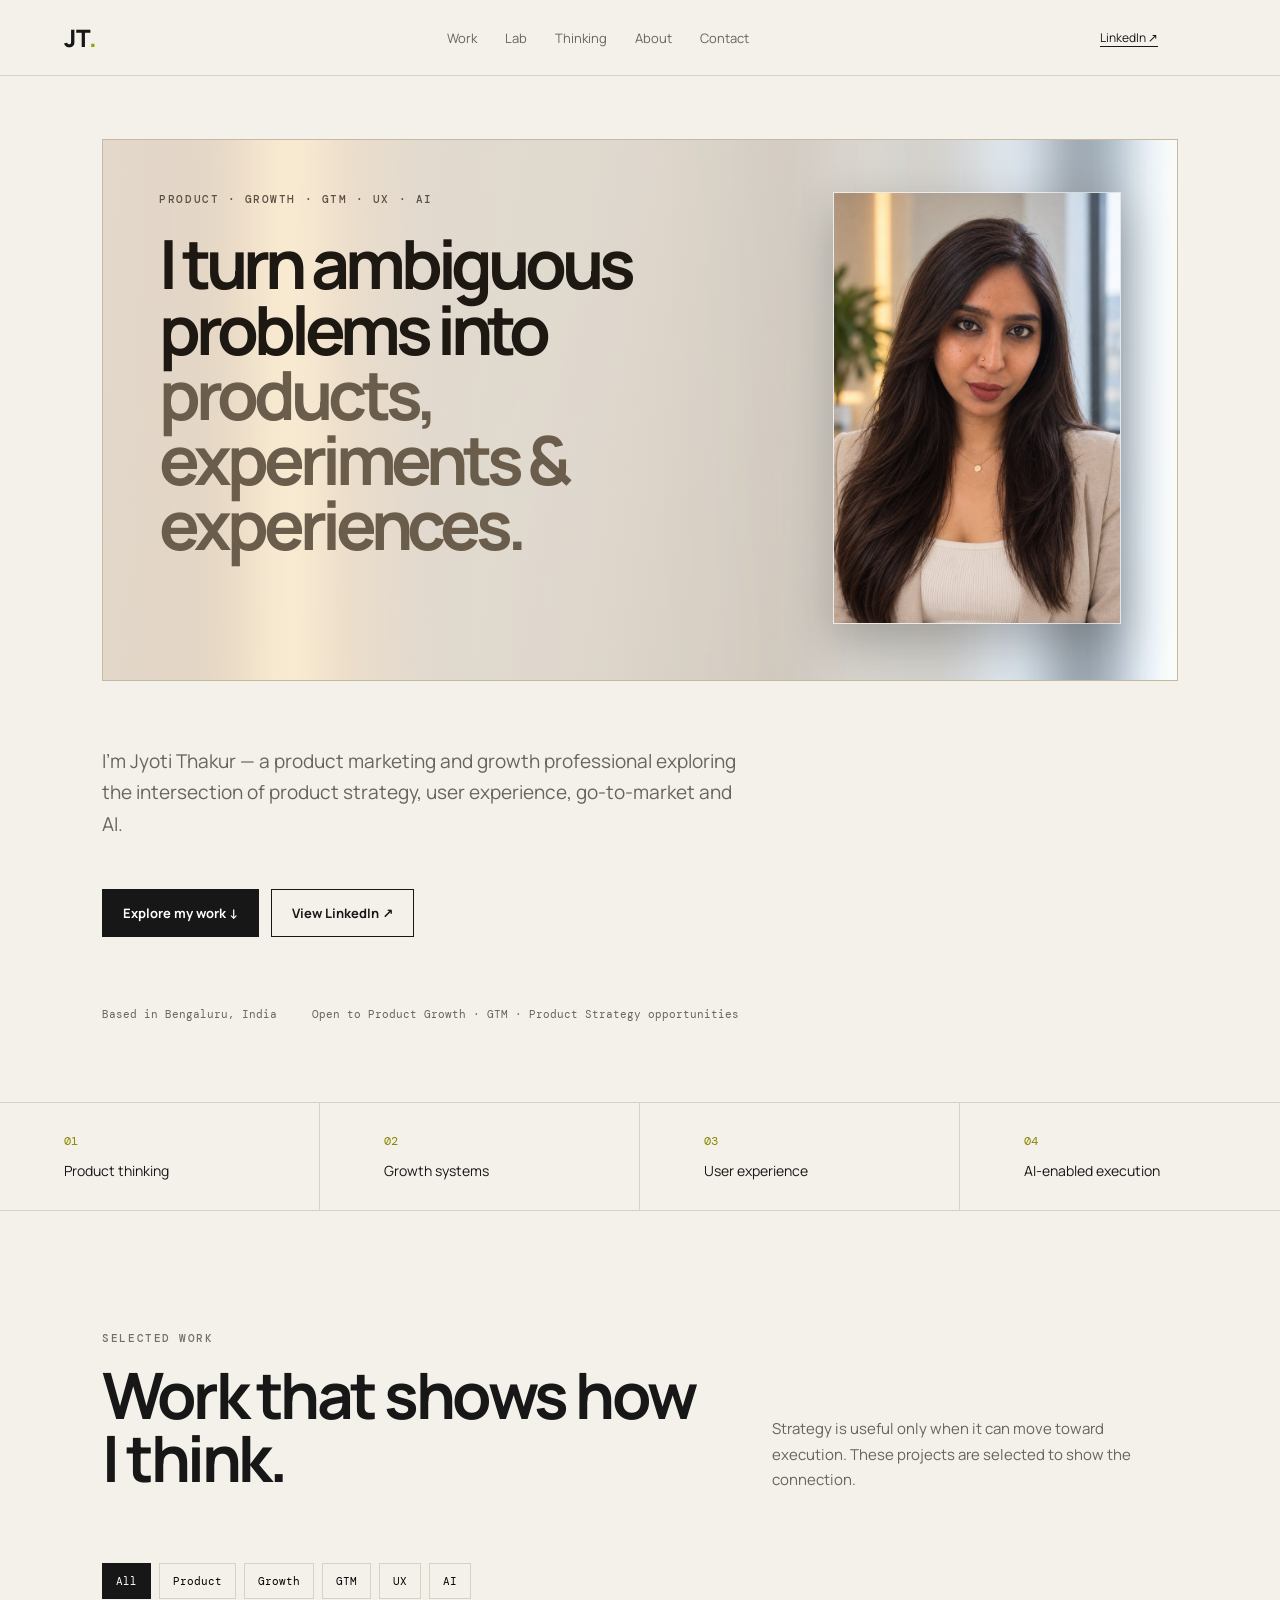
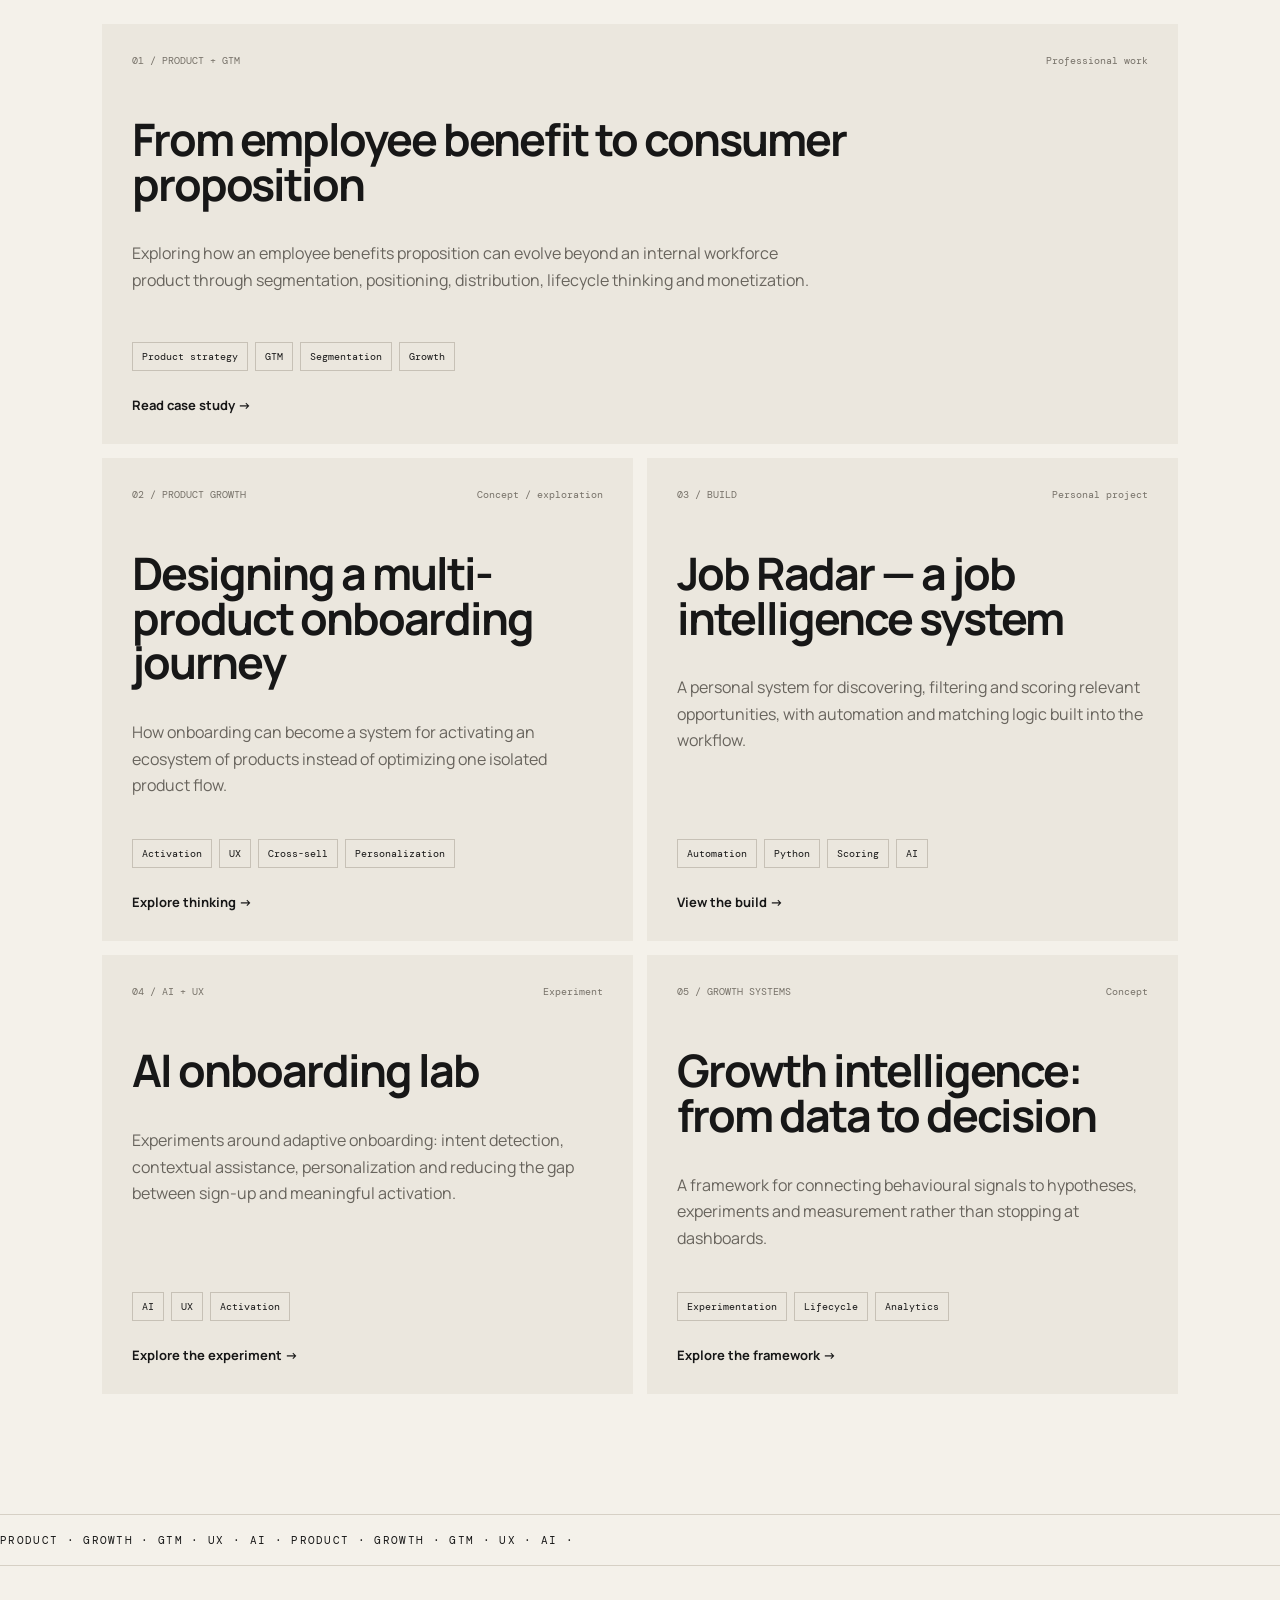
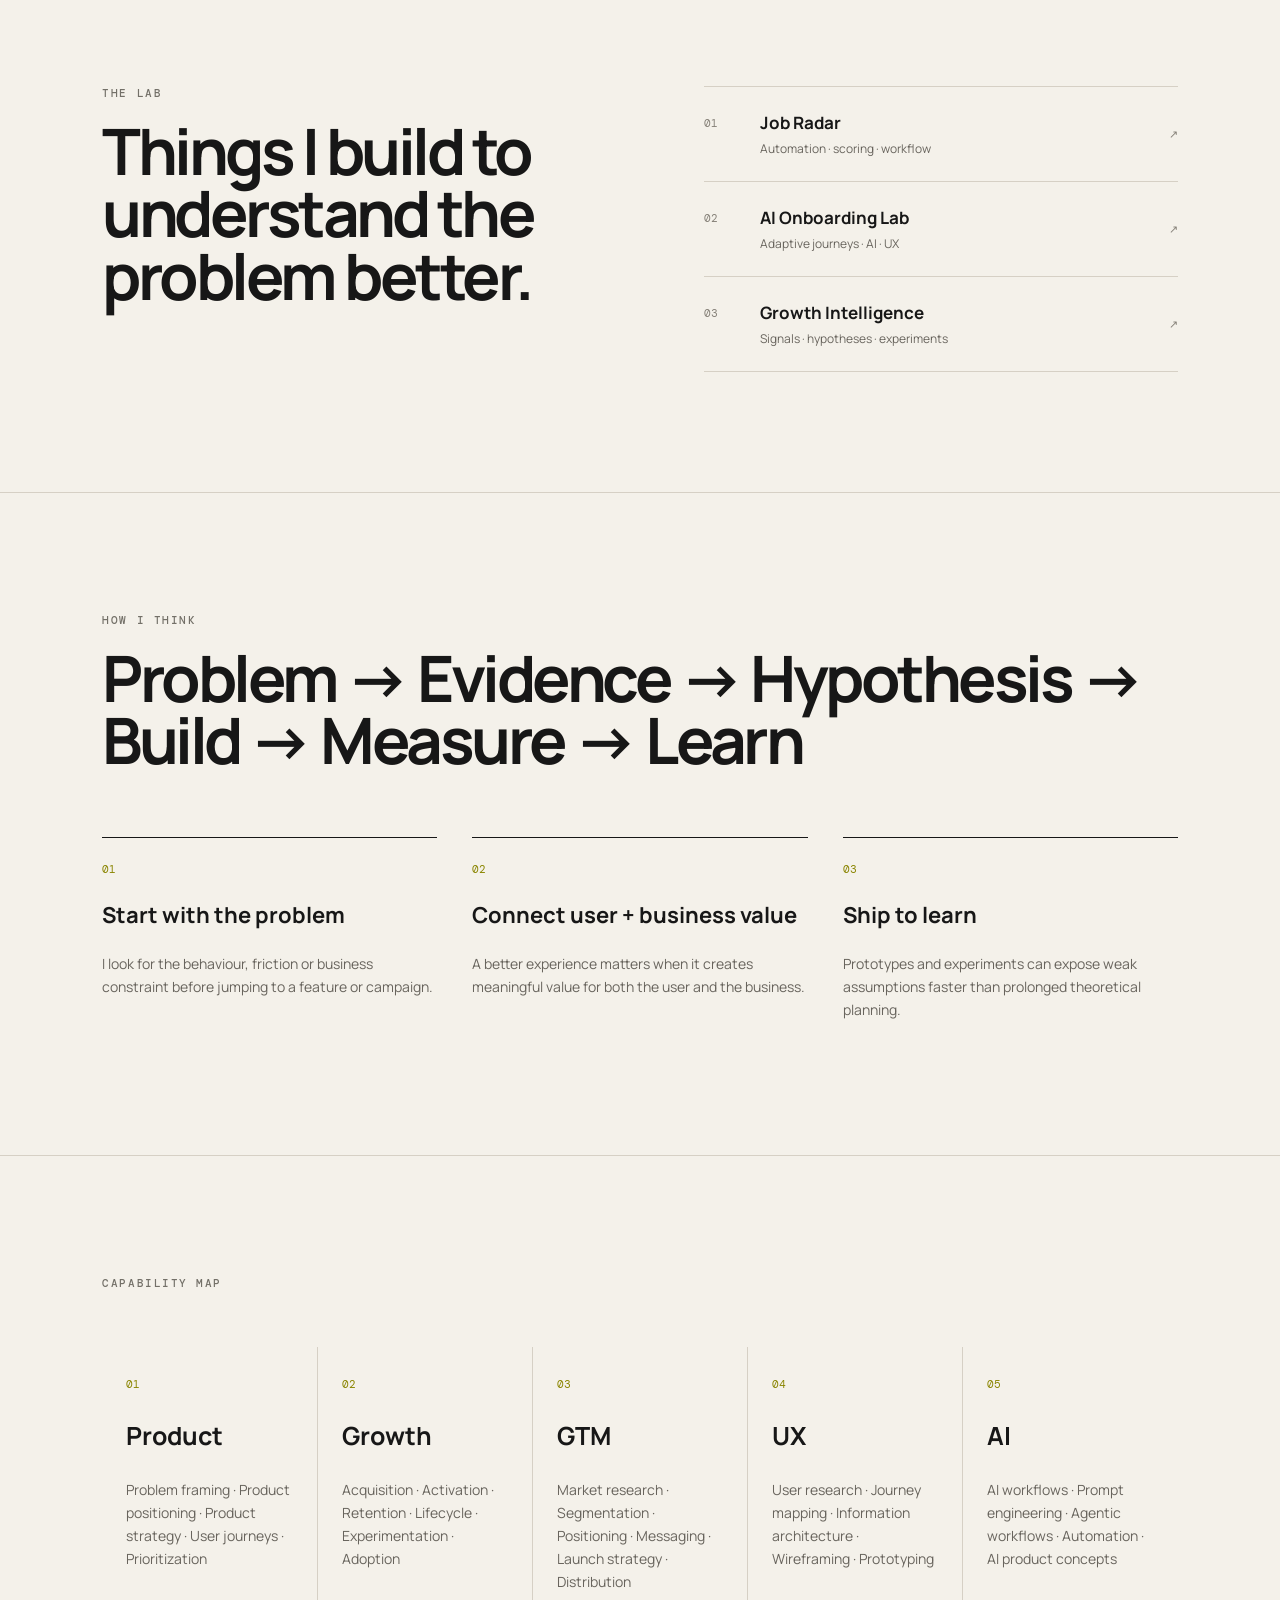
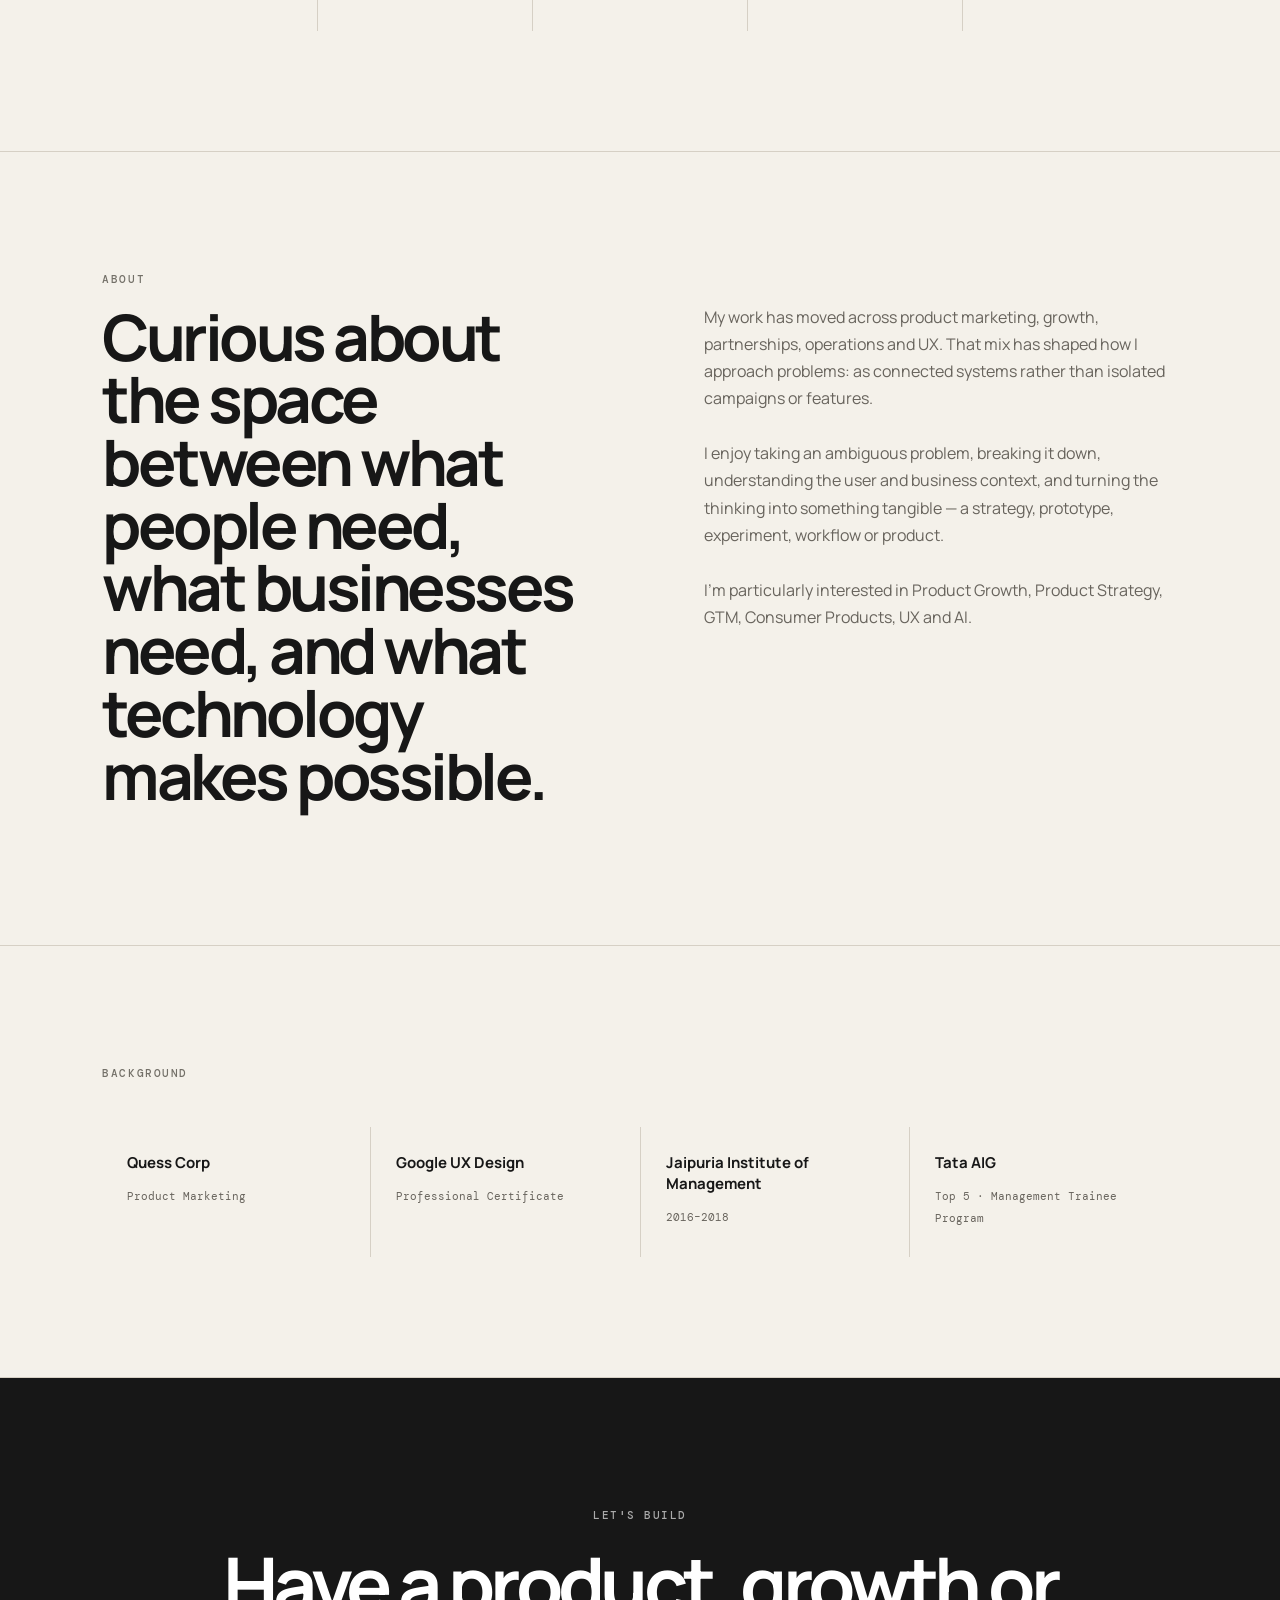
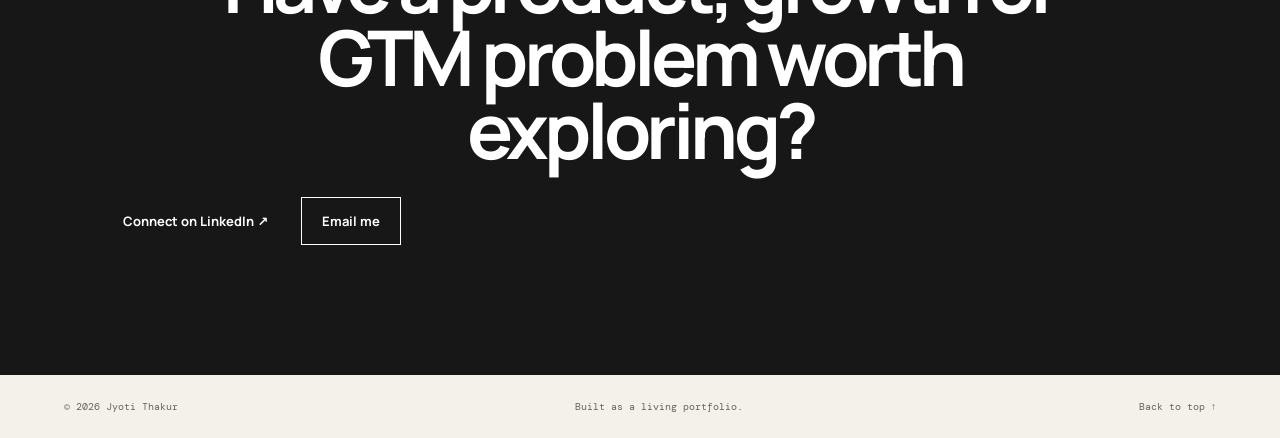
<file: index.html>
<!DOCTYPE html>
<html lang="en">
<head>
  <meta charset="UTF-8">
  <meta name="viewport" content="width=device-width, initial-scale=1.0">
  <meta name="description" content="Jyoti Thakur — Product, Growth, GTM, UX and AI portfolio.">
  <title>Jyoti Thakur — Product × Growth × UX × AI</title>
  <meta property="og:type" content="website">
  <meta property="og:title" content="Jyoti Thakur — Product × Growth × UX × AI">
  <meta property="og:description" content="Product, Growth, GTM, UX and AI portfolio.">
  <meta property="og:image" content="https://jthakur93.github.io/portfolio/assets/jyoti-profile.jpg">
  <meta name="twitter:card" content="summary_large_image">
  <meta name="twitter:title" content="Jyoti Thakur — Product × Growth × UX × AI">
  <meta name="twitter:description" content="Product, Growth, GTM, UX and AI portfolio.">
  <meta name="twitter:image" content="https://jthakur93.github.io/portfolio/assets/jyoti-profile.jpg">
  <link rel="icon" href="assets/jyoti-profile.jpg">
  <link rel="stylesheet" href="styles.css">
</head>
<body>
  <div class="progress"></div>
  <header class="nav"><a class="brand" href="#top">JT<span>.</span></a><nav><a href="#work">Work</a><a href="#lab">Lab</a><a href="#thinking">Thinking</a><a href="#about">About</a><a href="#contact">Contact</a></nav><div class="nav-right"><a class="nav-cta" href="https://www.linkedin.com/in/jyotithakur1/" target="_blank">LinkedIn ↗</a><a class="nav-avatar" href="#top" aria-label="Back to top"><img src="assets/jyoti-profile.jpg" alt="Jyoti Thakur" width="88" height="88" loading="lazy" decoding="async"></a></div></header>
  <main id="top">
    <section class="hero">
      <div class="hero-frame">
        <div class="hero-frame-copy">
          <div class="eyebrow">PRODUCT · GROWTH · GTM · UX · AI</div>
          <h1>I turn ambiguous problems into <em>products, experiments &amp; experiences.</em></h1>
        </div>
        <picture class="hero-portrait">
          <source media="(max-width:800px)" srcset="assets/jyoti-avatar.jpg">
          <img class="profile-photo" src="assets/jyoti-profile.jpg" alt="Jyoti Thakur" width="700" height="1050" loading="eager" decoding="async" fetchpriority="high">
        </picture>
      </div>
      <p class="hero-copy">I'm Jyoti Thakur — a product marketing and growth professional exploring the intersection of product strategy, user experience, go-to-market and AI.</p>
      <div class="hero-actions"><a class="button primary" href="#work">Explore my work ↓</a><a class="button secondary" href="https://www.linkedin.com/in/jyotithakur1/" target="_blank">View LinkedIn ↗</a></div>
      <div class="hero-note"><span>Based in Bengaluru, India</span><span>Open to Product Growth · GTM · Product Strategy opportunities</span></div>
    </section>
    <section class="signal"><div><strong>01</strong><span>Product thinking</span></div><div><strong>02</strong><span>Growth systems</span></div><div><strong>03</strong><span>User experience</span></div><div><strong>04</strong><span>AI-enabled execution</span></div></section>
    <section class="section" id="work"><div class="section-head"><div><div class="eyebrow">SELECTED WORK</div><h2>Work that shows how I think.</h2></div><p>Strategy is useful only when it can move toward execution. These projects are selected to show the connection.</p></div><div class="filters"><button class="filter active" data-filter="all">All</button><button class="filter" data-filter="product">Product</button><button class="filter" data-filter="growth">Growth</button><button class="filter" data-filter="gtm">GTM</button><button class="filter" data-filter="ux">UX</button><button class="filter" data-filter="ai">AI</button></div><div class="work-grid"><article class="case-card featured" data-tags="product growth gtm"><div class="case-top"><span>01 / PRODUCT + GTM</span><span>Professional work</span></div><h3>From employee benefit to consumer proposition</h3><p>Exploring how an employee benefits proposition can evolve beyond an internal workforce product through segmentation, positioning, distribution, lifecycle thinking and monetization.</p><div class="tags"><span>Product strategy</span><span>GTM</span><span>Segmentation</span><span>Growth</span></div><a href="projects/hamara-benefits.html">Read case study →</a></article><article class="case-card" data-tags="product growth ux"><div class="case-top"><span>02 / PRODUCT GROWTH</span><span>Concept / exploration</span></div><h3>Designing a multi-product onboarding journey</h3><p>How onboarding can become a system for activating an ecosystem of products instead of optimizing one isolated product flow.</p><div class="tags"><span>Activation</span><span>UX</span><span>Cross-sell</span><span>Personalization</span></div><a href="projects/multi-product-onboarding.html">Explore thinking →</a></article><article class="case-card" data-tags="growth ai product"><div class="case-top"><span>03 / BUILD</span><span>Personal project</span></div><h3>Job Radar — a job intelligence system</h3><p>A personal system for discovering, filtering and scoring relevant opportunities, with automation and matching logic built into the workflow.</p><div class="tags"><span>Automation</span><span>Python</span><span>Scoring</span><span>AI</span></div><a href="projects/job-radar.html">View the build →</a></article><article class="case-card" data-tags="ai ux product growth"><div class="case-top"><span>04 / AI + UX</span><span>Experiment</span></div><h3>AI onboarding lab</h3><p>Experiments around adaptive onboarding: intent detection, contextual assistance, personalization and reducing the gap between sign-up and meaningful activation.</p><div class="tags"><span>AI</span><span>UX</span><span>Activation</span></div><a href="projects/ai-onboarding.html">Explore the experiment →</a></article><article class="case-card" data-tags="growth product ai"><div class="case-top"><span>05 / GROWTH SYSTEMS</span><span>Concept</span></div><h3>Growth intelligence: from data to decision</h3><p>A framework for connecting behavioural signals to hypotheses, experiments and measurement rather than stopping at dashboards.</p><div class="tags"><span>Experimentation</span><span>Lifecycle</span><span>Analytics</span></div><a href="projects/growth-intelligence.html">Explore the framework →</a></article></div></section>
    <section class="marquee"><div>PRODUCT · GROWTH · GTM · UX · AI · PRODUCT · GROWTH · GTM · UX · AI ·</div></section>
    <section class="section split" id="lab"><div><div class="eyebrow">THE LAB</div><h2>Things I build to understand the problem better.</h2></div><div class="lab-list"><a href="projects/job-radar.html"><span>01</span><b>Job Radar</b><small>Automation · scoring · workflow</small><i>↗</i></a><a href="projects/ai-onboarding.html"><span>02</span><b>AI Onboarding Lab</b><small>Adaptive journeys · AI · UX</small><i>↗</i></a><a href="projects/growth-intelligence.html"><span>03</span><b>Growth Intelligence</b><small>Signals · hypotheses · experiments</small><i>↗</i></a></div></section>
    <section class="section thinking" id="thinking"><div class="eyebrow">HOW I THINK</div><h2>Problem → Evidence → Hypothesis → Build → Measure → Learn</h2><div class="thinking-grid"><div><span>01</span><h3>Start with the problem</h3><p>I look for the behaviour, friction or business constraint before jumping to a feature or campaign.</p></div><div><span>02</span><h3>Connect user + business value</h3><p>A better experience matters when it creates meaningful value for both the user and the business.</p></div><div><span>03</span><h3>Ship to learn</h3><p>Prototypes and experiments can expose weak assumptions faster than prolonged theoretical planning.</p></div></div></section>
    <section class="section capabilities"><div class="eyebrow">CAPABILITY MAP</div><div class="cap-grid"><div><span>01</span><h3>Product</h3><p>Problem framing · Product positioning · Product strategy · User journeys · Prioritization</p></div><div><span>02</span><h3>Growth</h3><p>Acquisition · Activation · Retention · Lifecycle · Experimentation · Adoption</p></div><div><span>03</span><h3>GTM</h3><p>Market research · Segmentation · Positioning · Messaging · Launch strategy · Distribution</p></div><div><span>04</span><h3>UX</h3><p>User research · Journey mapping · Information architecture · Wireframing · Prototyping</p></div><div><span>05</span><h3>AI</h3><p>AI workflows · Prompt engineering · Agentic workflows · Automation · AI product concepts</p></div></div></section>
    <section class="section about" id="about"><div class="eyebrow">ABOUT</div><div class="about-grid"><h2>Curious about the space between what people need, what businesses need, and what technology makes possible.</h2><div><p>My work has moved across product marketing, growth, partnerships, operations and UX. That mix has shaped how I approach problems: as connected systems rather than isolated campaigns or features.</p><p>I enjoy taking an ambiguous problem, breaking it down, understanding the user and business context, and turning the thinking into something tangible — a strategy, prototype, experiment, workflow or product.</p><p>I'm particularly interested in Product Growth, Product Strategy, GTM, Consumer Products, UX and AI.</p></div></div></section>
    <section class="section credentials"><div class="eyebrow">BACKGROUND</div><div class="credential-grid"><div><strong>Quess Corp</strong><span>Product Marketing</span></div><div><strong>Google UX Design</strong><span>Professional Certificate</span></div><div><strong>Jaipuria Institute of Management</strong><span>2016–2018</span></div><div><strong>Tata AIG</strong><span>Top 5 · Management Trainee Program</span></div></div></section>
    <section class="cta" id="contact"><div class="eyebrow">LET'S BUILD</div><h2>Have a product, growth or GTM problem worth exploring?</h2><div class="hero-actions"><a class="button primary" href="https://www.linkedin.com/in/jyotithakur1/" target="_blank">Connect on LinkedIn ↗</a><a class="button secondary" href="mailto:jyotithakur0657@gmail.com">Email me</a></div></section>
  </main>
  <footer><span>© 2026 Jyoti Thakur</span><span>Built as a living portfolio.</span><a href="#top">Back to top ↑</a></footer>
  <script src="script.js"></script>
</body>
</html>
</file>
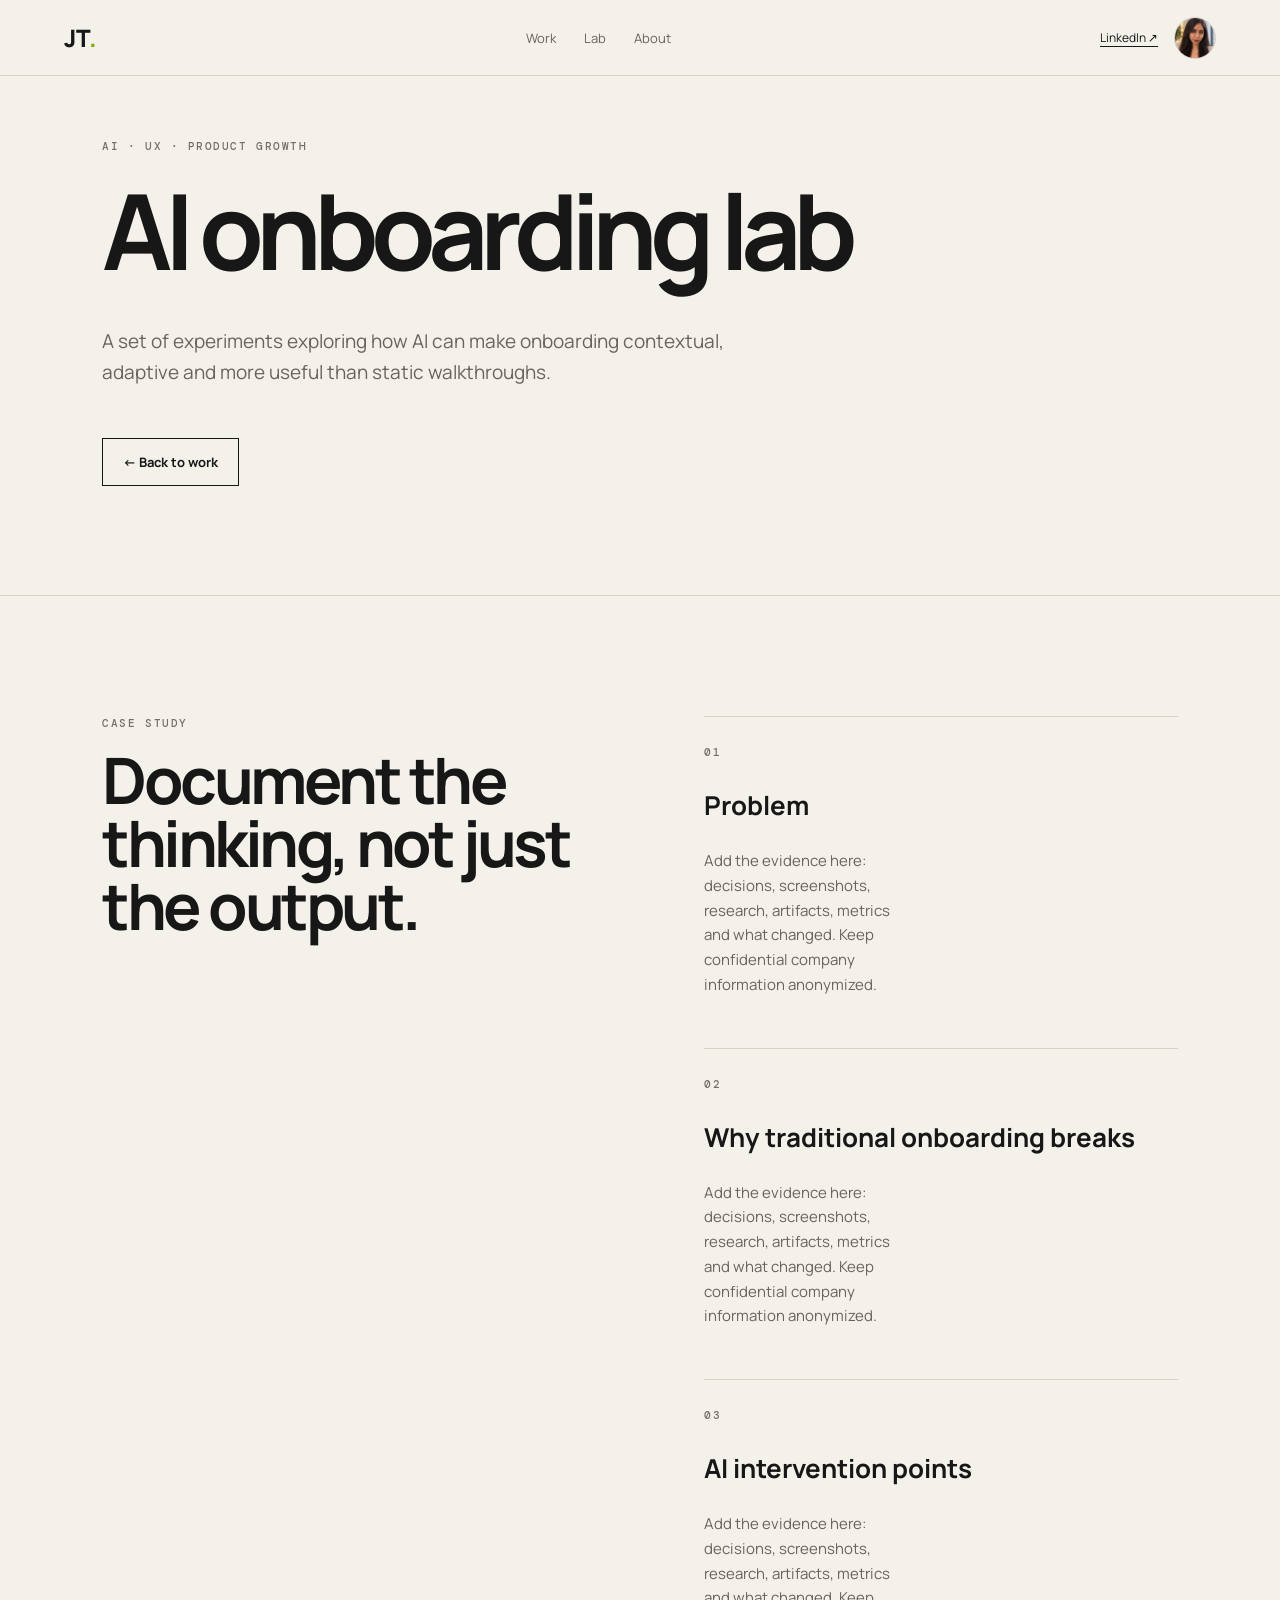
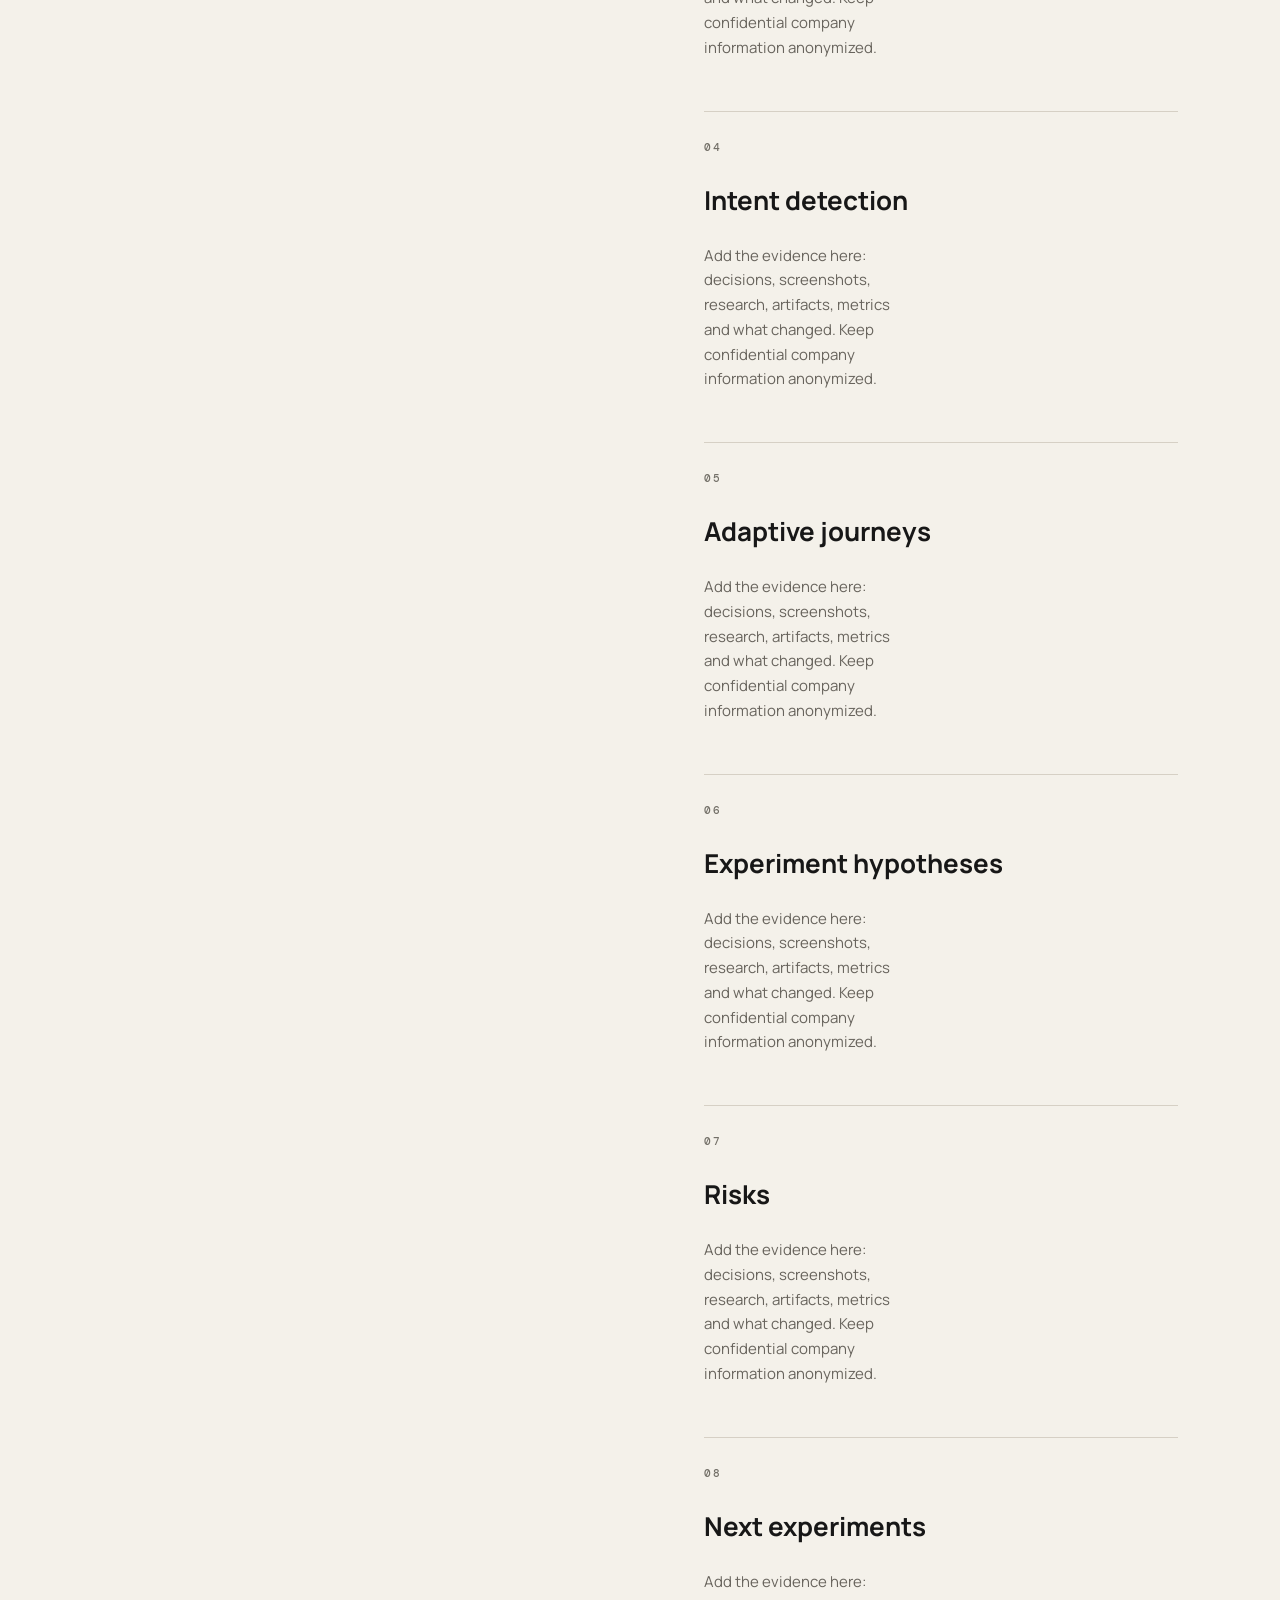
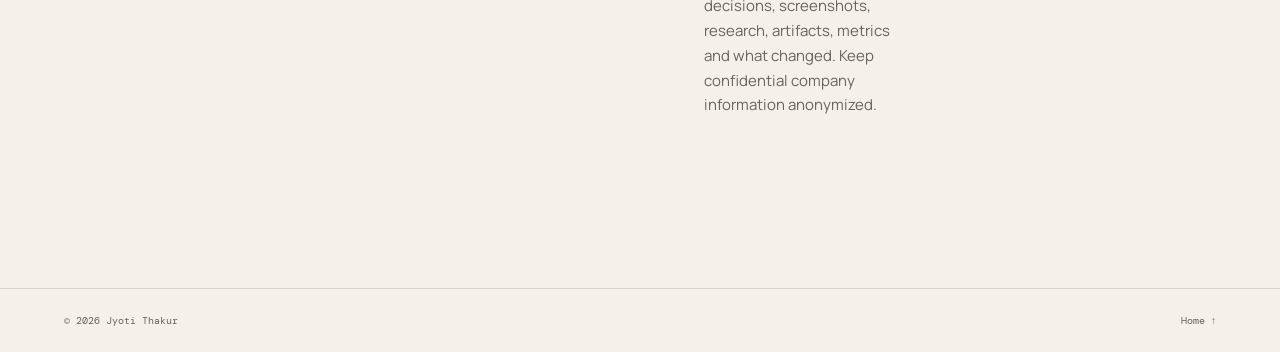
<file: projects/ai-onboarding.html>
<!DOCTYPE html><html lang="en"><head><meta charset="UTF-8"><meta name="viewport" content="width=device-width,initial-scale=1.0"><title>AI onboarding lab — Jyoti Thakur</title><link rel="icon" href="../assets/jyoti-profile.jpg"><link rel="stylesheet" href="../styles.css"></head><body><header class="nav"><a class="brand" href="../index.html">JT<span>.</span></a><nav><a href="../index.html#work">Work</a><a href="../index.html#lab">Lab</a><a href="../index.html#about">About</a></nav><div class="nav-right"><a class="nav-cta" href="https://www.linkedin.com/in/jyotithakur1/" target="_blank">LinkedIn ↗</a><a class="nav-avatar is-visible" href="../index.html" aria-label="Back to home"><img src="../assets/jyoti-profile.jpg" alt="Jyoti Thakur" width="88" height="88" loading="lazy" decoding="async"></a></div></header><main><section class="hero" style="min-height:520px"><div class="eyebrow">AI · UX · Product Growth</div><h1>AI onboarding lab</h1><p class="hero-copy">A set of experiments exploring how AI can make onboarding contextual, adaptive and more useful than static walkthroughs.</p><div class="hero-actions"><a class="button secondary" href="../index.html#work">← Back to work</a></div></section><section class="section"><div class="about-grid"><div><div class="eyebrow">CASE STUDY</div><h2>Document the thinking, not just the output.</h2></div><div><div style="border-top:1px solid var(--line);padding:22px 0"><span class="eyebrow">01</span><h3 style="font-size:26px">Problem</h3><p class="hero-copy" style="font-size:15px">Add the evidence here: decisions, screenshots, research, artifacts, metrics and what changed. Keep confidential company information anonymized.</p></div><div style="border-top:1px solid var(--line);padding:22px 0"><span class="eyebrow">02</span><h3 style="font-size:26px">Why traditional onboarding breaks</h3><p class="hero-copy" style="font-size:15px">Add the evidence here: decisions, screenshots, research, artifacts, metrics and what changed. Keep confidential company information anonymized.</p></div><div style="border-top:1px solid var(--line);padding:22px 0"><span class="eyebrow">03</span><h3 style="font-size:26px">AI intervention points</h3><p class="hero-copy" style="font-size:15px">Add the evidence here: decisions, screenshots, research, artifacts, metrics and what changed. Keep confidential company information anonymized.</p></div><div style="border-top:1px solid var(--line);padding:22px 0"><span class="eyebrow">04</span><h3 style="font-size:26px">Intent detection</h3><p class="hero-copy" style="font-size:15px">Add the evidence here: decisions, screenshots, research, artifacts, metrics and what changed. Keep confidential company information anonymized.</p></div><div style="border-top:1px solid var(--line);padding:22px 0"><span class="eyebrow">05</span><h3 style="font-size:26px">Adaptive journeys</h3><p class="hero-copy" style="font-size:15px">Add the evidence here: decisions, screenshots, research, artifacts, metrics and what changed. Keep confidential company information anonymized.</p></div><div style="border-top:1px solid var(--line);padding:22px 0"><span class="eyebrow">06</span><h3 style="font-size:26px">Experiment hypotheses</h3><p class="hero-copy" style="font-size:15px">Add the evidence here: decisions, screenshots, research, artifacts, metrics and what changed. Keep confidential company information anonymized.</p></div><div style="border-top:1px solid var(--line);padding:22px 0"><span class="eyebrow">07</span><h3 style="font-size:26px">Risks</h3><p class="hero-copy" style="font-size:15px">Add the evidence here: decisions, screenshots, research, artifacts, metrics and what changed. Keep confidential company information anonymized.</p></div><div style="border-top:1px solid var(--line);padding:22px 0"><span class="eyebrow">08</span><h3 style="font-size:26px">Next experiments</h3><p class="hero-copy" style="font-size:15px">Add the evidence here: decisions, screenshots, research, artifacts, metrics and what changed. Keep confidential company information anonymized.</p></div></div></div></section></main><footer><span>© 2026 Jyoti Thakur</span><a href="../index.html">Home ↑</a></footer></body></html>
</file>
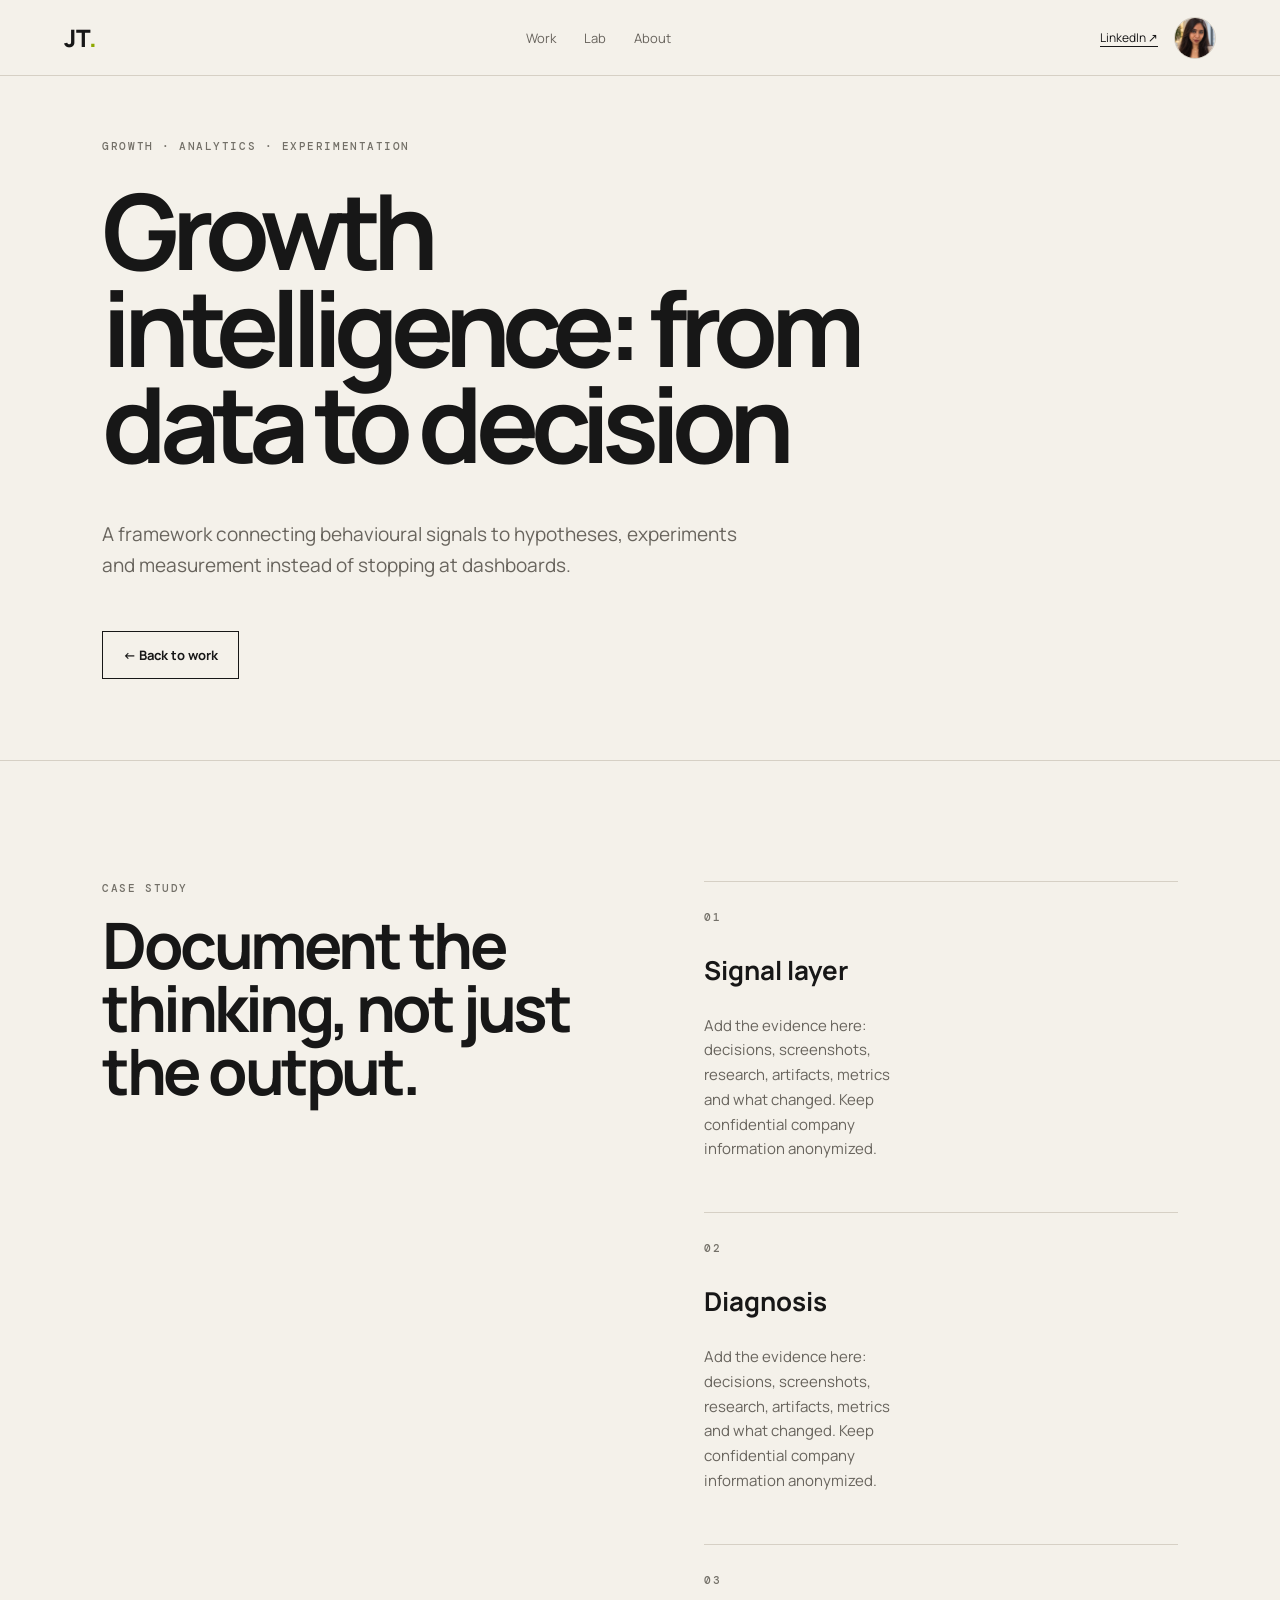
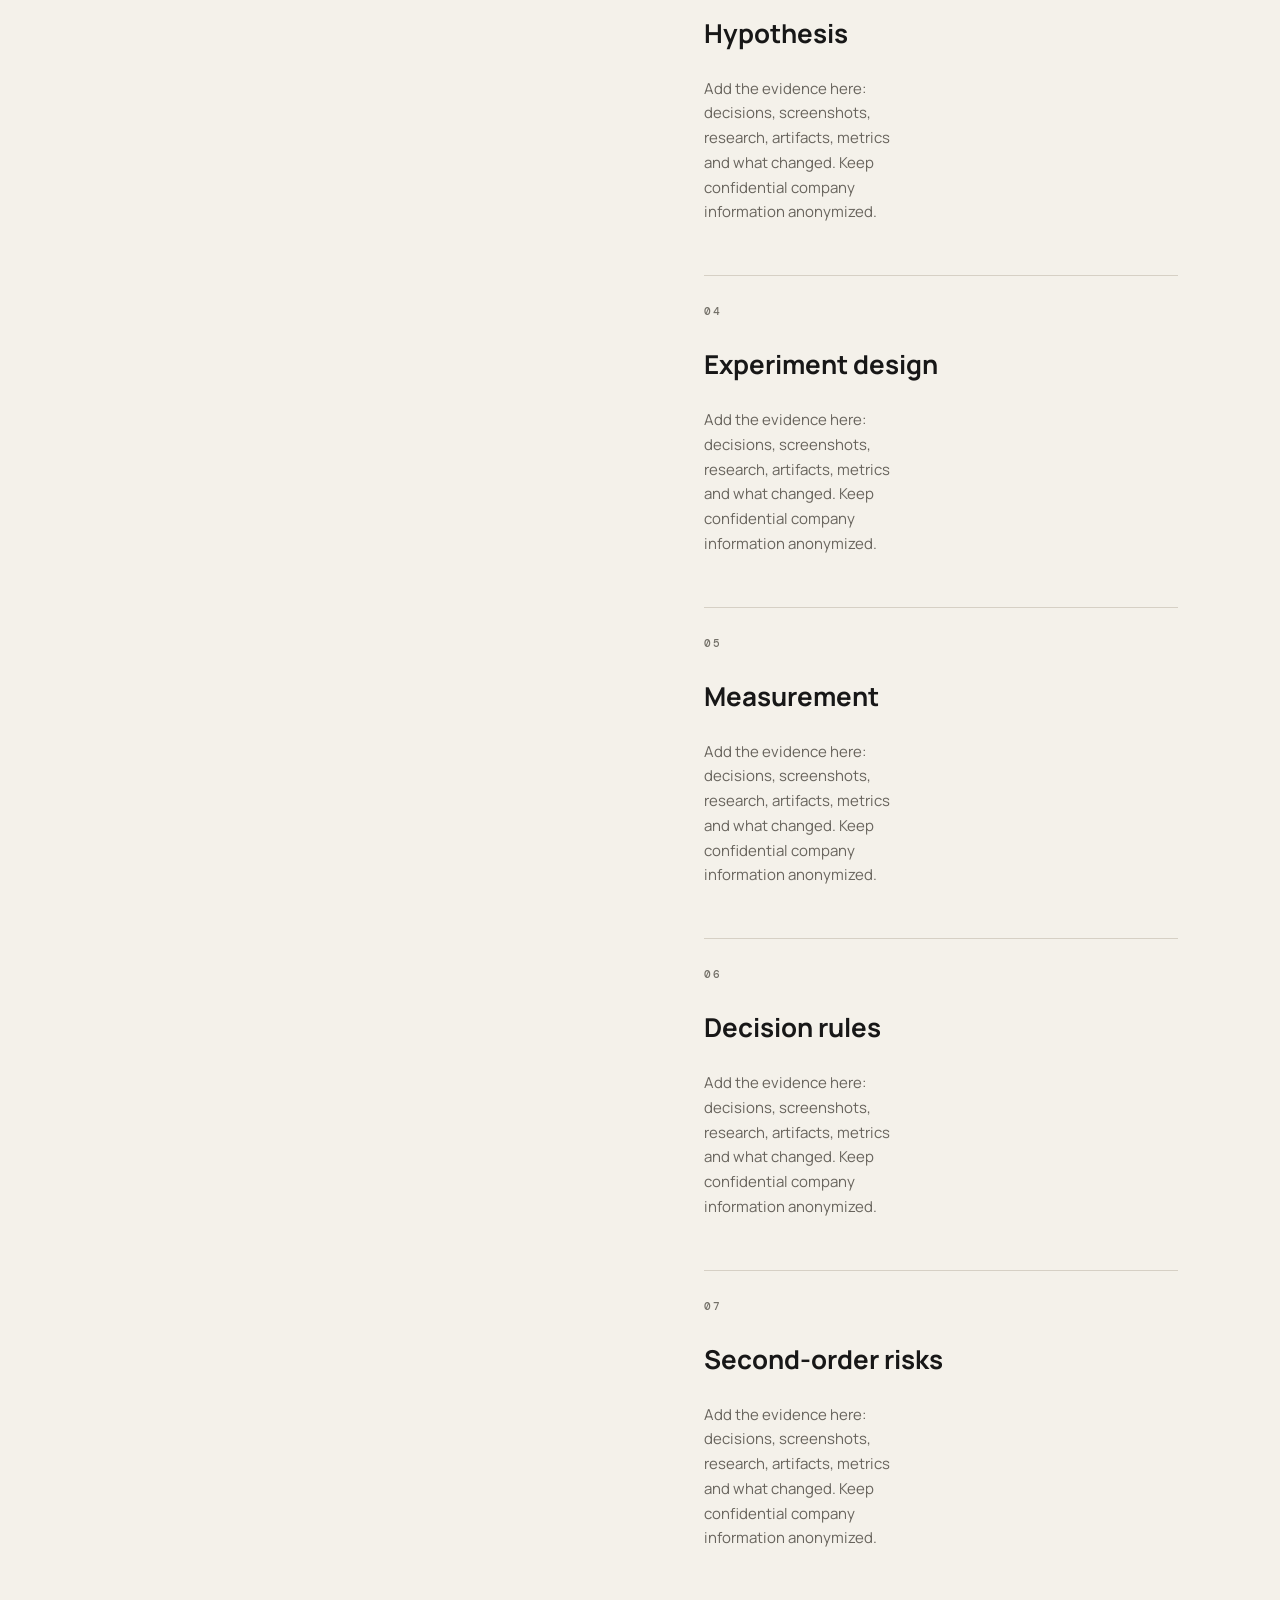
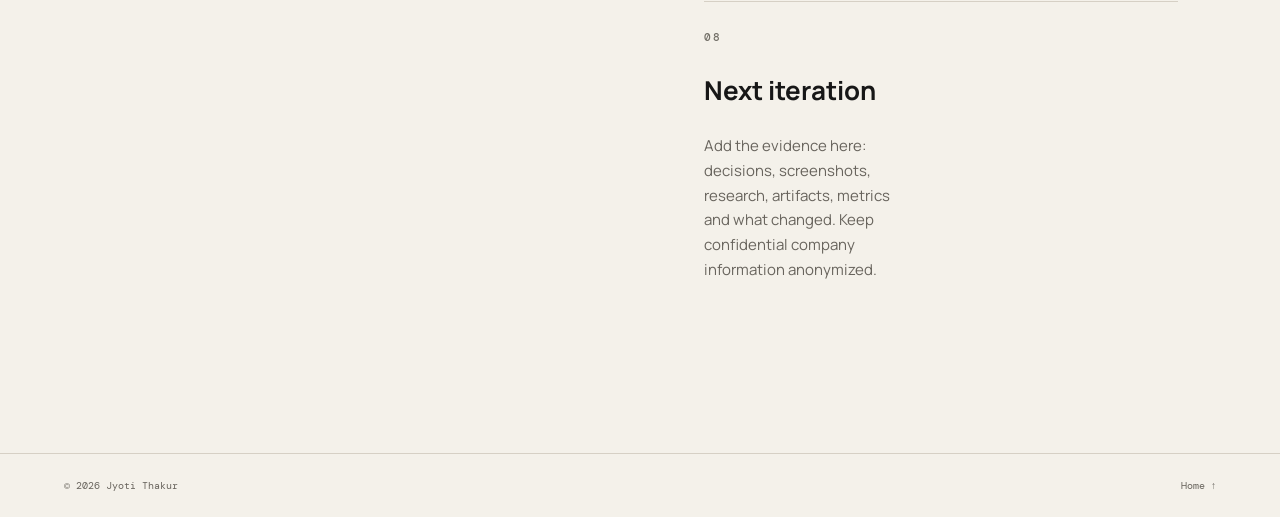
<file: projects/growth-intelligence.html>
<!DOCTYPE html><html lang="en"><head><meta charset="UTF-8"><meta name="viewport" content="width=device-width,initial-scale=1.0"><title>Growth intelligence: from data to decision — Jyoti Thakur</title><link rel="icon" href="../assets/jyoti-profile.jpg"><link rel="stylesheet" href="../styles.css"></head><body><header class="nav"><a class="brand" href="../index.html">JT<span>.</span></a><nav><a href="../index.html#work">Work</a><a href="../index.html#lab">Lab</a><a href="../index.html#about">About</a></nav><div class="nav-right"><a class="nav-cta" href="https://www.linkedin.com/in/jyotithakur1/" target="_blank">LinkedIn ↗</a><a class="nav-avatar is-visible" href="../index.html" aria-label="Back to home"><img src="../assets/jyoti-profile.jpg" alt="Jyoti Thakur" width="88" height="88" loading="lazy" decoding="async"></a></div></header><main><section class="hero" style="min-height:520px"><div class="eyebrow">Growth · Analytics · Experimentation</div><h1>Growth intelligence: from data to decision</h1><p class="hero-copy">A framework connecting behavioural signals to hypotheses, experiments and measurement instead of stopping at dashboards.</p><div class="hero-actions"><a class="button secondary" href="../index.html#work">← Back to work</a></div></section><section class="section"><div class="about-grid"><div><div class="eyebrow">CASE STUDY</div><h2>Document the thinking, not just the output.</h2></div><div><div style="border-top:1px solid var(--line);padding:22px 0"><span class="eyebrow">01</span><h3 style="font-size:26px">Signal layer</h3><p class="hero-copy" style="font-size:15px">Add the evidence here: decisions, screenshots, research, artifacts, metrics and what changed. Keep confidential company information anonymized.</p></div><div style="border-top:1px solid var(--line);padding:22px 0"><span class="eyebrow">02</span><h3 style="font-size:26px">Diagnosis</h3><p class="hero-copy" style="font-size:15px">Add the evidence here: decisions, screenshots, research, artifacts, metrics and what changed. Keep confidential company information anonymized.</p></div><div style="border-top:1px solid var(--line);padding:22px 0"><span class="eyebrow">03</span><h3 style="font-size:26px">Hypothesis</h3><p class="hero-copy" style="font-size:15px">Add the evidence here: decisions, screenshots, research, artifacts, metrics and what changed. Keep confidential company information anonymized.</p></div><div style="border-top:1px solid var(--line);padding:22px 0"><span class="eyebrow">04</span><h3 style="font-size:26px">Experiment design</h3><p class="hero-copy" style="font-size:15px">Add the evidence here: decisions, screenshots, research, artifacts, metrics and what changed. Keep confidential company information anonymized.</p></div><div style="border-top:1px solid var(--line);padding:22px 0"><span class="eyebrow">05</span><h3 style="font-size:26px">Measurement</h3><p class="hero-copy" style="font-size:15px">Add the evidence here: decisions, screenshots, research, artifacts, metrics and what changed. Keep confidential company information anonymized.</p></div><div style="border-top:1px solid var(--line);padding:22px 0"><span class="eyebrow">06</span><h3 style="font-size:26px">Decision rules</h3><p class="hero-copy" style="font-size:15px">Add the evidence here: decisions, screenshots, research, artifacts, metrics and what changed. Keep confidential company information anonymized.</p></div><div style="border-top:1px solid var(--line);padding:22px 0"><span class="eyebrow">07</span><h3 style="font-size:26px">Second-order risks</h3><p class="hero-copy" style="font-size:15px">Add the evidence here: decisions, screenshots, research, artifacts, metrics and what changed. Keep confidential company information anonymized.</p></div><div style="border-top:1px solid var(--line);padding:22px 0"><span class="eyebrow">08</span><h3 style="font-size:26px">Next iteration</h3><p class="hero-copy" style="font-size:15px">Add the evidence here: decisions, screenshots, research, artifacts, metrics and what changed. Keep confidential company information anonymized.</p></div></div></div></section></main><footer><span>© 2026 Jyoti Thakur</span><a href="../index.html">Home ↑</a></footer></body></html>
</file>
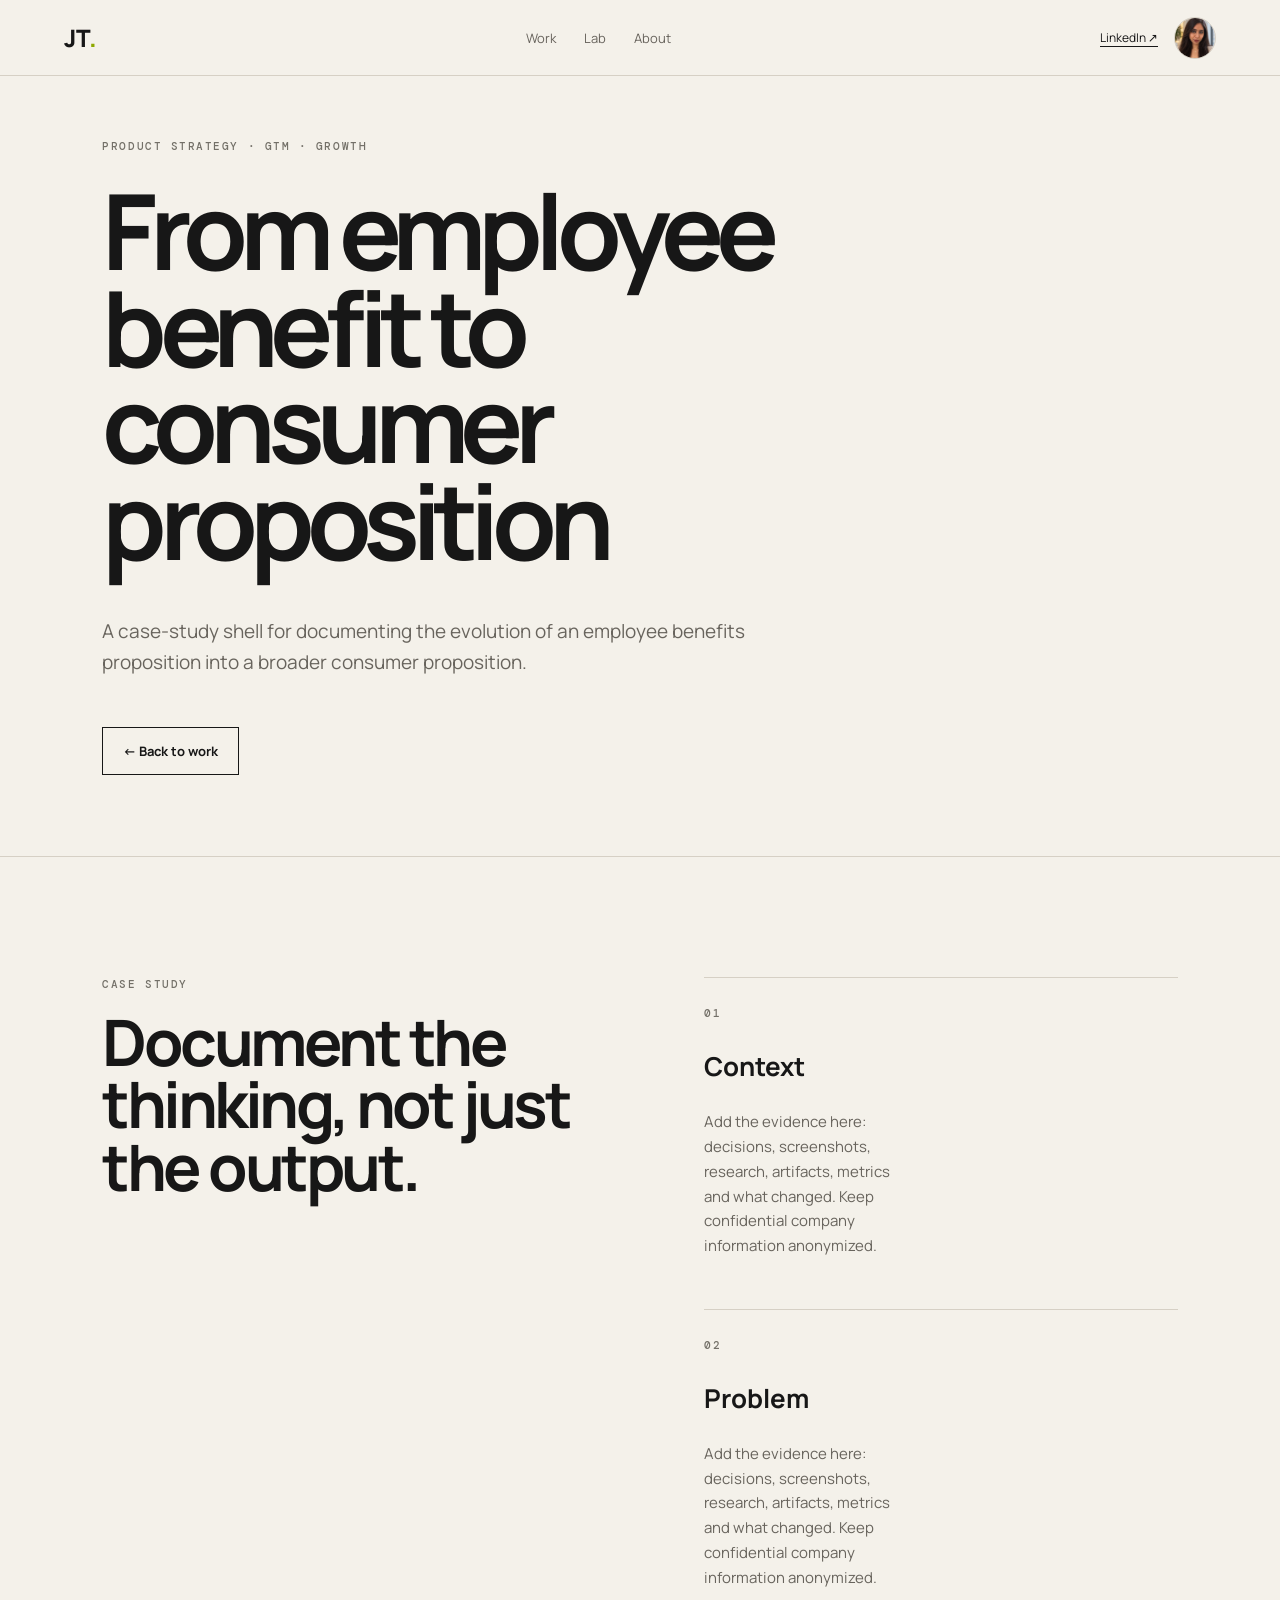
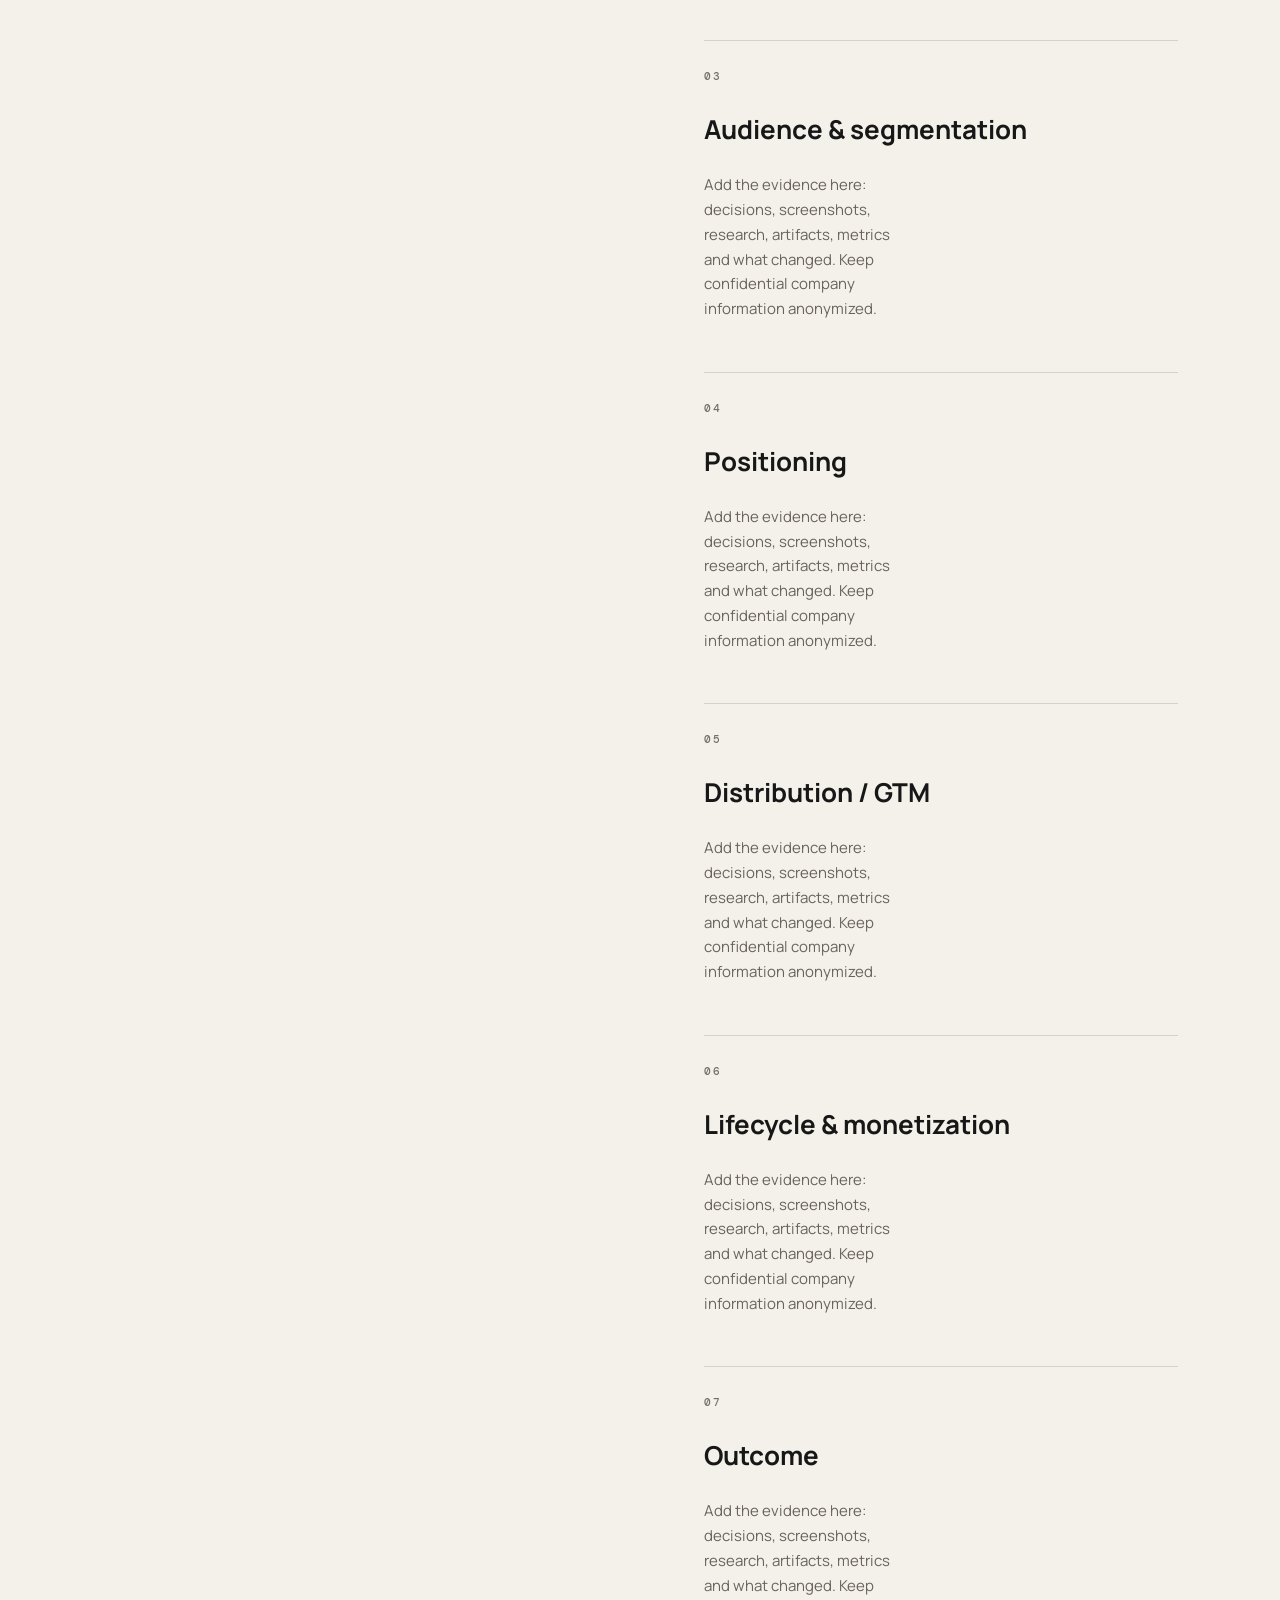
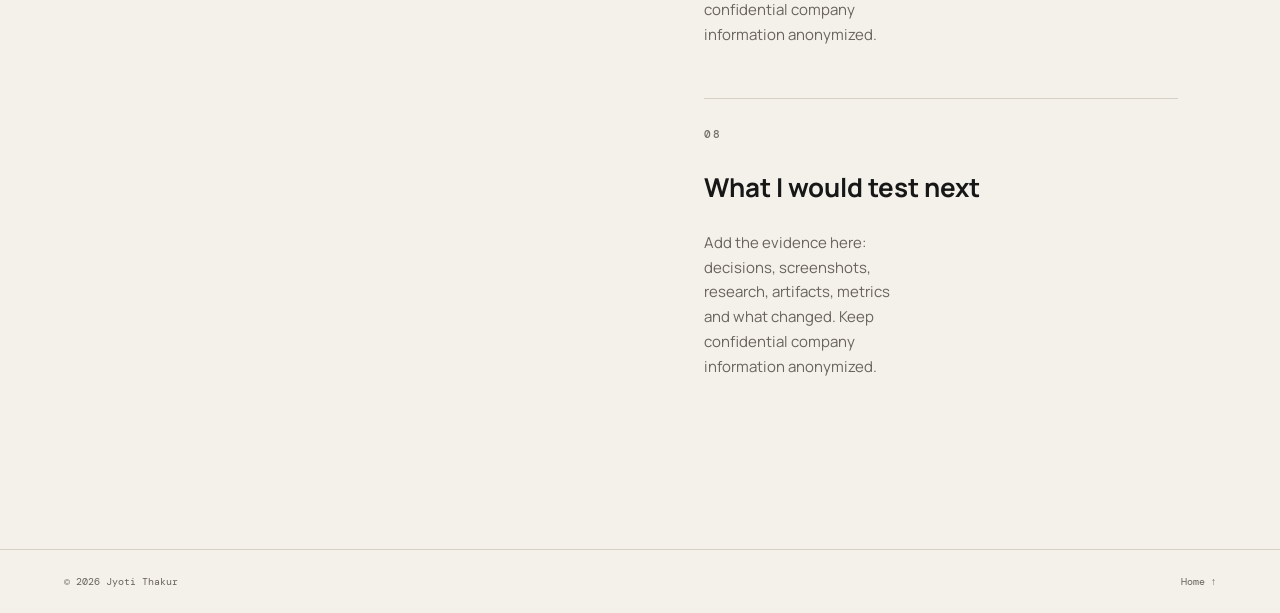
<file: projects/hamara-benefits.html>
<!DOCTYPE html><html lang="en"><head><meta charset="UTF-8"><meta name="viewport" content="width=device-width,initial-scale=1.0"><title>From employee benefit to consumer proposition — Jyoti Thakur</title><link rel="icon" href="../assets/jyoti-profile.jpg"><link rel="stylesheet" href="../styles.css"></head><body><header class="nav"><a class="brand" href="../index.html">JT<span>.</span></a><nav><a href="../index.html#work">Work</a><a href="../index.html#lab">Lab</a><a href="../index.html#about">About</a></nav><div class="nav-right"><a class="nav-cta" href="https://www.linkedin.com/in/jyotithakur1/" target="_blank">LinkedIn ↗</a><a class="nav-avatar is-visible" href="../index.html" aria-label="Back to home"><img src="../assets/jyoti-profile.jpg" alt="Jyoti Thakur" width="88" height="88" loading="lazy" decoding="async"></a></div></header><main><section class="hero" style="min-height:520px"><div class="eyebrow">Product Strategy · GTM · Growth</div><h1>From employee benefit to consumer proposition</h1><p class="hero-copy">A case-study shell for documenting the evolution of an employee benefits proposition into a broader consumer proposition.</p><div class="hero-actions"><a class="button secondary" href="../index.html#work">← Back to work</a></div></section><section class="section"><div class="about-grid"><div><div class="eyebrow">CASE STUDY</div><h2>Document the thinking, not just the output.</h2></div><div><div style="border-top:1px solid var(--line);padding:22px 0"><span class="eyebrow">01</span><h3 style="font-size:26px">Context</h3><p class="hero-copy" style="font-size:15px">Add the evidence here: decisions, screenshots, research, artifacts, metrics and what changed. Keep confidential company information anonymized.</p></div><div style="border-top:1px solid var(--line);padding:22px 0"><span class="eyebrow">02</span><h3 style="font-size:26px">Problem</h3><p class="hero-copy" style="font-size:15px">Add the evidence here: decisions, screenshots, research, artifacts, metrics and what changed. Keep confidential company information anonymized.</p></div><div style="border-top:1px solid var(--line);padding:22px 0"><span class="eyebrow">03</span><h3 style="font-size:26px">Audience & segmentation</h3><p class="hero-copy" style="font-size:15px">Add the evidence here: decisions, screenshots, research, artifacts, metrics and what changed. Keep confidential company information anonymized.</p></div><div style="border-top:1px solid var(--line);padding:22px 0"><span class="eyebrow">04</span><h3 style="font-size:26px">Positioning</h3><p class="hero-copy" style="font-size:15px">Add the evidence here: decisions, screenshots, research, artifacts, metrics and what changed. Keep confidential company information anonymized.</p></div><div style="border-top:1px solid var(--line);padding:22px 0"><span class="eyebrow">05</span><h3 style="font-size:26px">Distribution / GTM</h3><p class="hero-copy" style="font-size:15px">Add the evidence here: decisions, screenshots, research, artifacts, metrics and what changed. Keep confidential company information anonymized.</p></div><div style="border-top:1px solid var(--line);padding:22px 0"><span class="eyebrow">06</span><h3 style="font-size:26px">Lifecycle & monetization</h3><p class="hero-copy" style="font-size:15px">Add the evidence here: decisions, screenshots, research, artifacts, metrics and what changed. Keep confidential company information anonymized.</p></div><div style="border-top:1px solid var(--line);padding:22px 0"><span class="eyebrow">07</span><h3 style="font-size:26px">Outcome</h3><p class="hero-copy" style="font-size:15px">Add the evidence here: decisions, screenshots, research, artifacts, metrics and what changed. Keep confidential company information anonymized.</p></div><div style="border-top:1px solid var(--line);padding:22px 0"><span class="eyebrow">08</span><h3 style="font-size:26px">What I would test next</h3><p class="hero-copy" style="font-size:15px">Add the evidence here: decisions, screenshots, research, artifacts, metrics and what changed. Keep confidential company information anonymized.</p></div></div></div></section></main><footer><span>© 2026 Jyoti Thakur</span><a href="../index.html">Home ↑</a></footer></body></html>
</file>
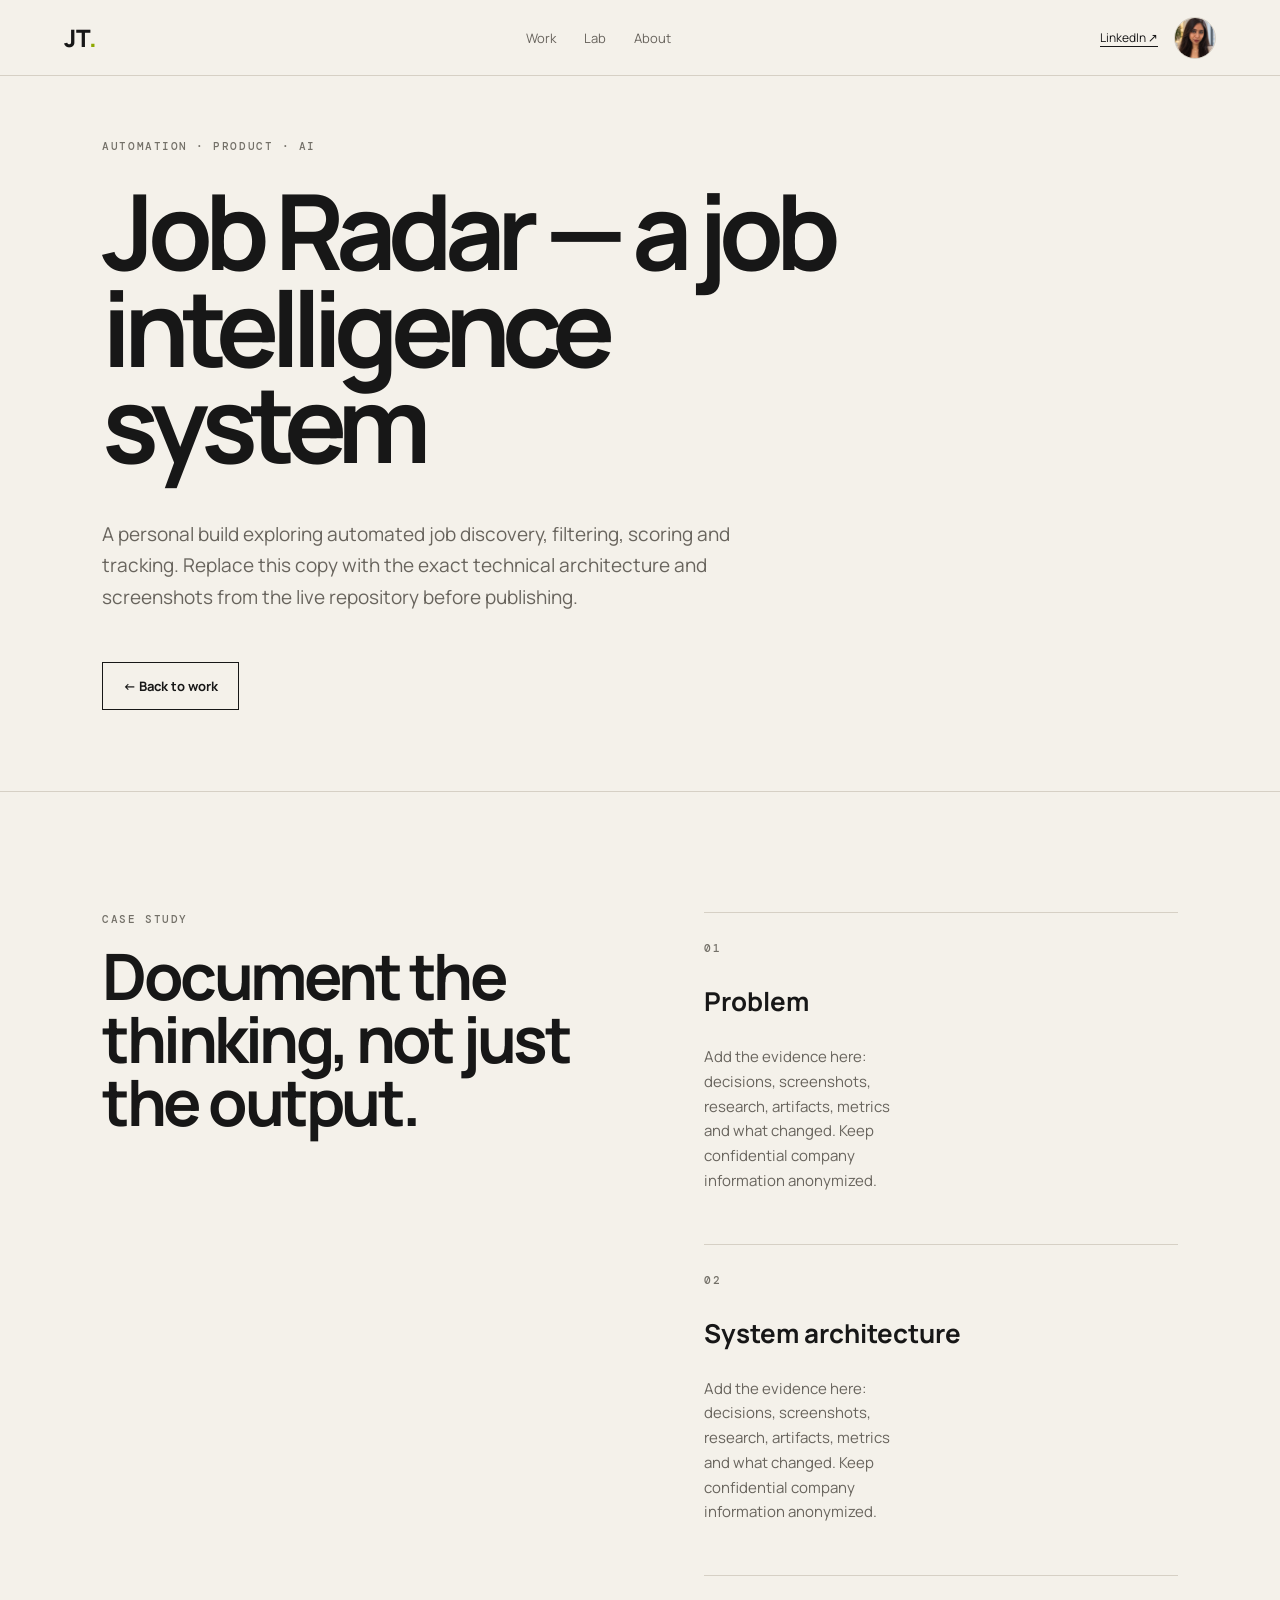
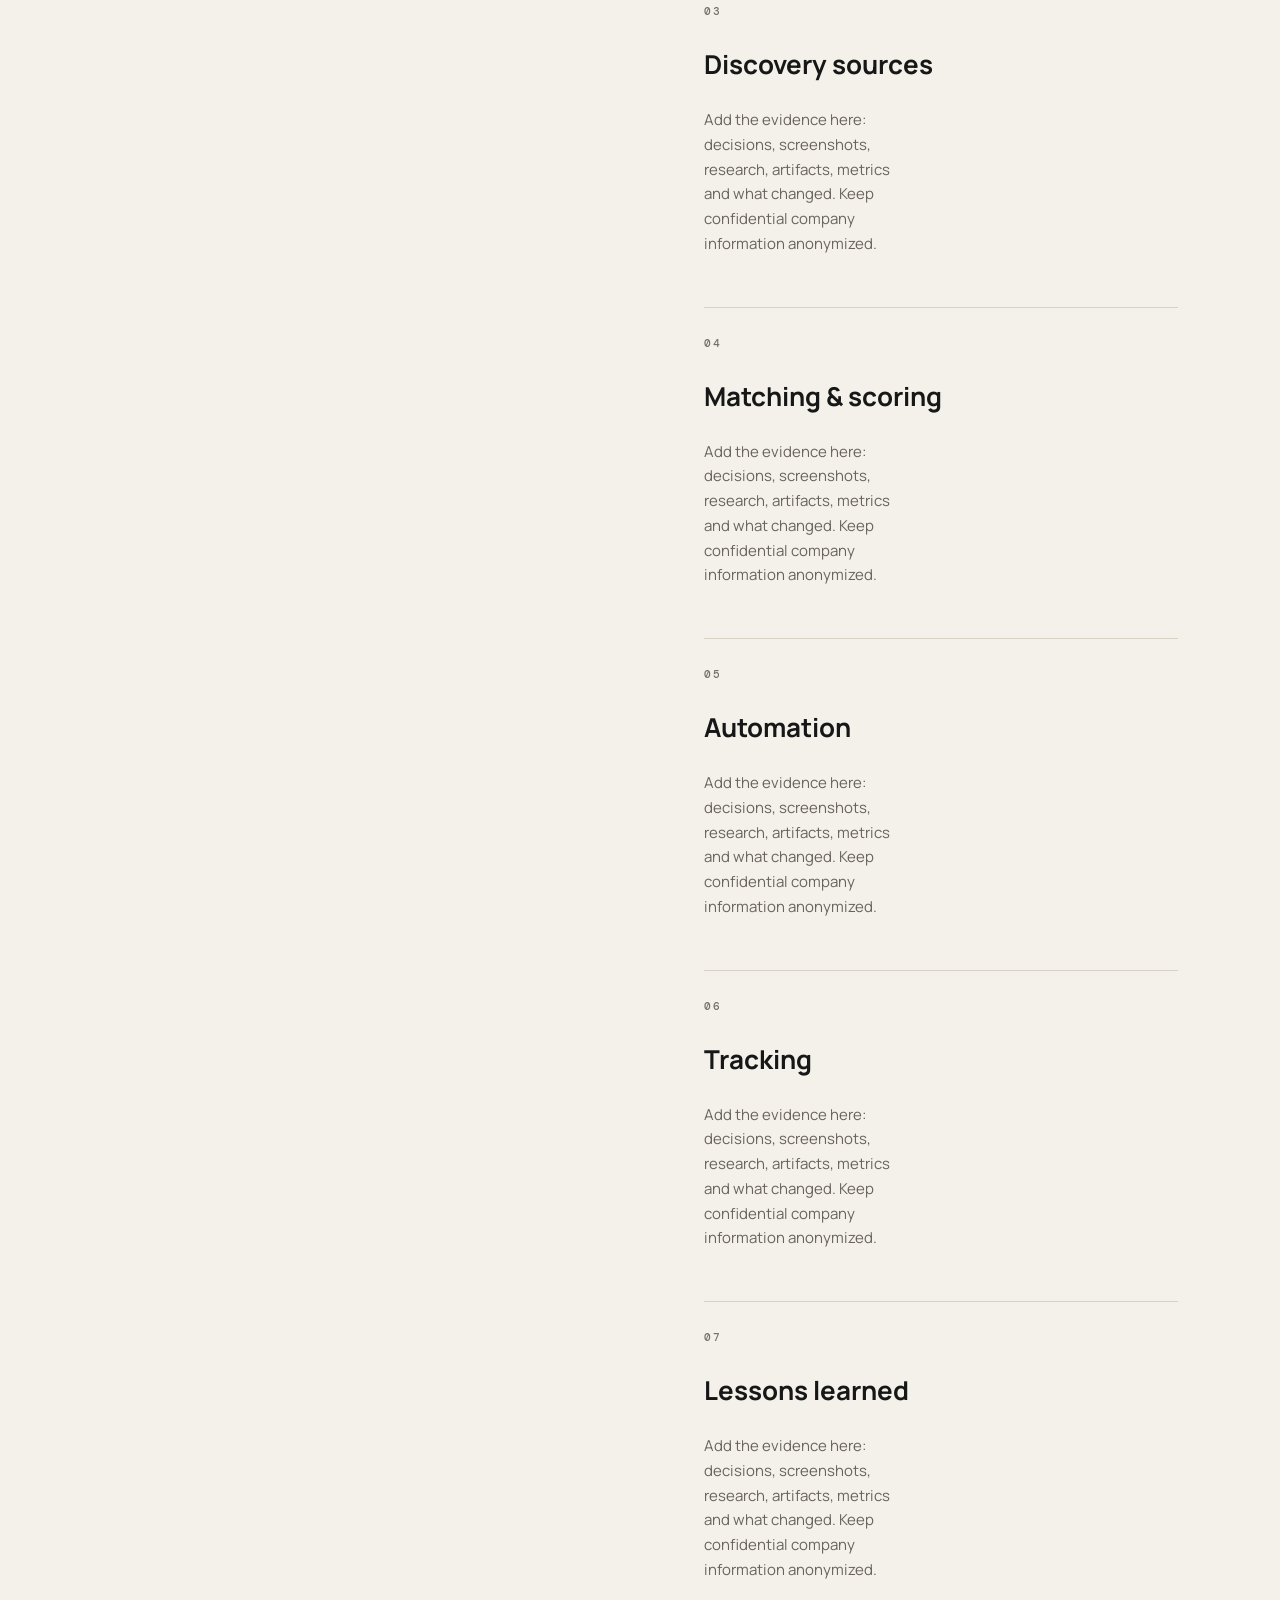
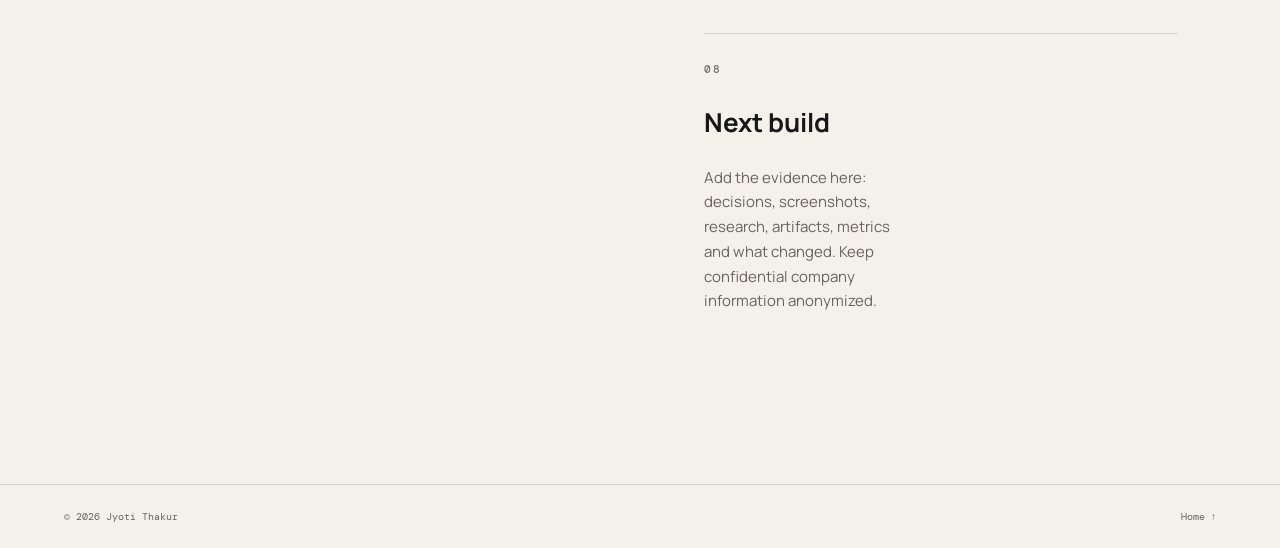
<file: projects/job-radar.html>
<!DOCTYPE html><html lang="en"><head><meta charset="UTF-8"><meta name="viewport" content="width=device-width,initial-scale=1.0"><title>Job Radar — a job intelligence system — Jyoti Thakur</title><link rel="icon" href="../assets/jyoti-profile.jpg"><link rel="stylesheet" href="../styles.css"></head><body><header class="nav"><a class="brand" href="../index.html">JT<span>.</span></a><nav><a href="../index.html#work">Work</a><a href="../index.html#lab">Lab</a><a href="../index.html#about">About</a></nav><div class="nav-right"><a class="nav-cta" href="https://www.linkedin.com/in/jyotithakur1/" target="_blank">LinkedIn ↗</a><a class="nav-avatar is-visible" href="../index.html" aria-label="Back to home"><img src="../assets/jyoti-profile.jpg" alt="Jyoti Thakur" width="88" height="88" loading="lazy" decoding="async"></a></div></header><main><section class="hero" style="min-height:520px"><div class="eyebrow">Automation · Product · AI</div><h1>Job Radar — a job intelligence system</h1><p class="hero-copy">A personal build exploring automated job discovery, filtering, scoring and tracking. Replace this copy with the exact technical architecture and screenshots from the live repository before publishing.</p><div class="hero-actions"><a class="button secondary" href="../index.html#work">← Back to work</a></div></section><section class="section"><div class="about-grid"><div><div class="eyebrow">CASE STUDY</div><h2>Document the thinking, not just the output.</h2></div><div><div style="border-top:1px solid var(--line);padding:22px 0"><span class="eyebrow">01</span><h3 style="font-size:26px">Problem</h3><p class="hero-copy" style="font-size:15px">Add the evidence here: decisions, screenshots, research, artifacts, metrics and what changed. Keep confidential company information anonymized.</p></div><div style="border-top:1px solid var(--line);padding:22px 0"><span class="eyebrow">02</span><h3 style="font-size:26px">System architecture</h3><p class="hero-copy" style="font-size:15px">Add the evidence here: decisions, screenshots, research, artifacts, metrics and what changed. Keep confidential company information anonymized.</p></div><div style="border-top:1px solid var(--line);padding:22px 0"><span class="eyebrow">03</span><h3 style="font-size:26px">Discovery sources</h3><p class="hero-copy" style="font-size:15px">Add the evidence here: decisions, screenshots, research, artifacts, metrics and what changed. Keep confidential company information anonymized.</p></div><div style="border-top:1px solid var(--line);padding:22px 0"><span class="eyebrow">04</span><h3 style="font-size:26px">Matching & scoring</h3><p class="hero-copy" style="font-size:15px">Add the evidence here: decisions, screenshots, research, artifacts, metrics and what changed. Keep confidential company information anonymized.</p></div><div style="border-top:1px solid var(--line);padding:22px 0"><span class="eyebrow">05</span><h3 style="font-size:26px">Automation</h3><p class="hero-copy" style="font-size:15px">Add the evidence here: decisions, screenshots, research, artifacts, metrics and what changed. Keep confidential company information anonymized.</p></div><div style="border-top:1px solid var(--line);padding:22px 0"><span class="eyebrow">06</span><h3 style="font-size:26px">Tracking</h3><p class="hero-copy" style="font-size:15px">Add the evidence here: decisions, screenshots, research, artifacts, metrics and what changed. Keep confidential company information anonymized.</p></div><div style="border-top:1px solid var(--line);padding:22px 0"><span class="eyebrow">07</span><h3 style="font-size:26px">Lessons learned</h3><p class="hero-copy" style="font-size:15px">Add the evidence here: decisions, screenshots, research, artifacts, metrics and what changed. Keep confidential company information anonymized.</p></div><div style="border-top:1px solid var(--line);padding:22px 0"><span class="eyebrow">08</span><h3 style="font-size:26px">Next build</h3><p class="hero-copy" style="font-size:15px">Add the evidence here: decisions, screenshots, research, artifacts, metrics and what changed. Keep confidential company information anonymized.</p></div></div></div></section></main><footer><span>© 2026 Jyoti Thakur</span><a href="../index.html">Home ↑</a></footer></body></html>
</file>
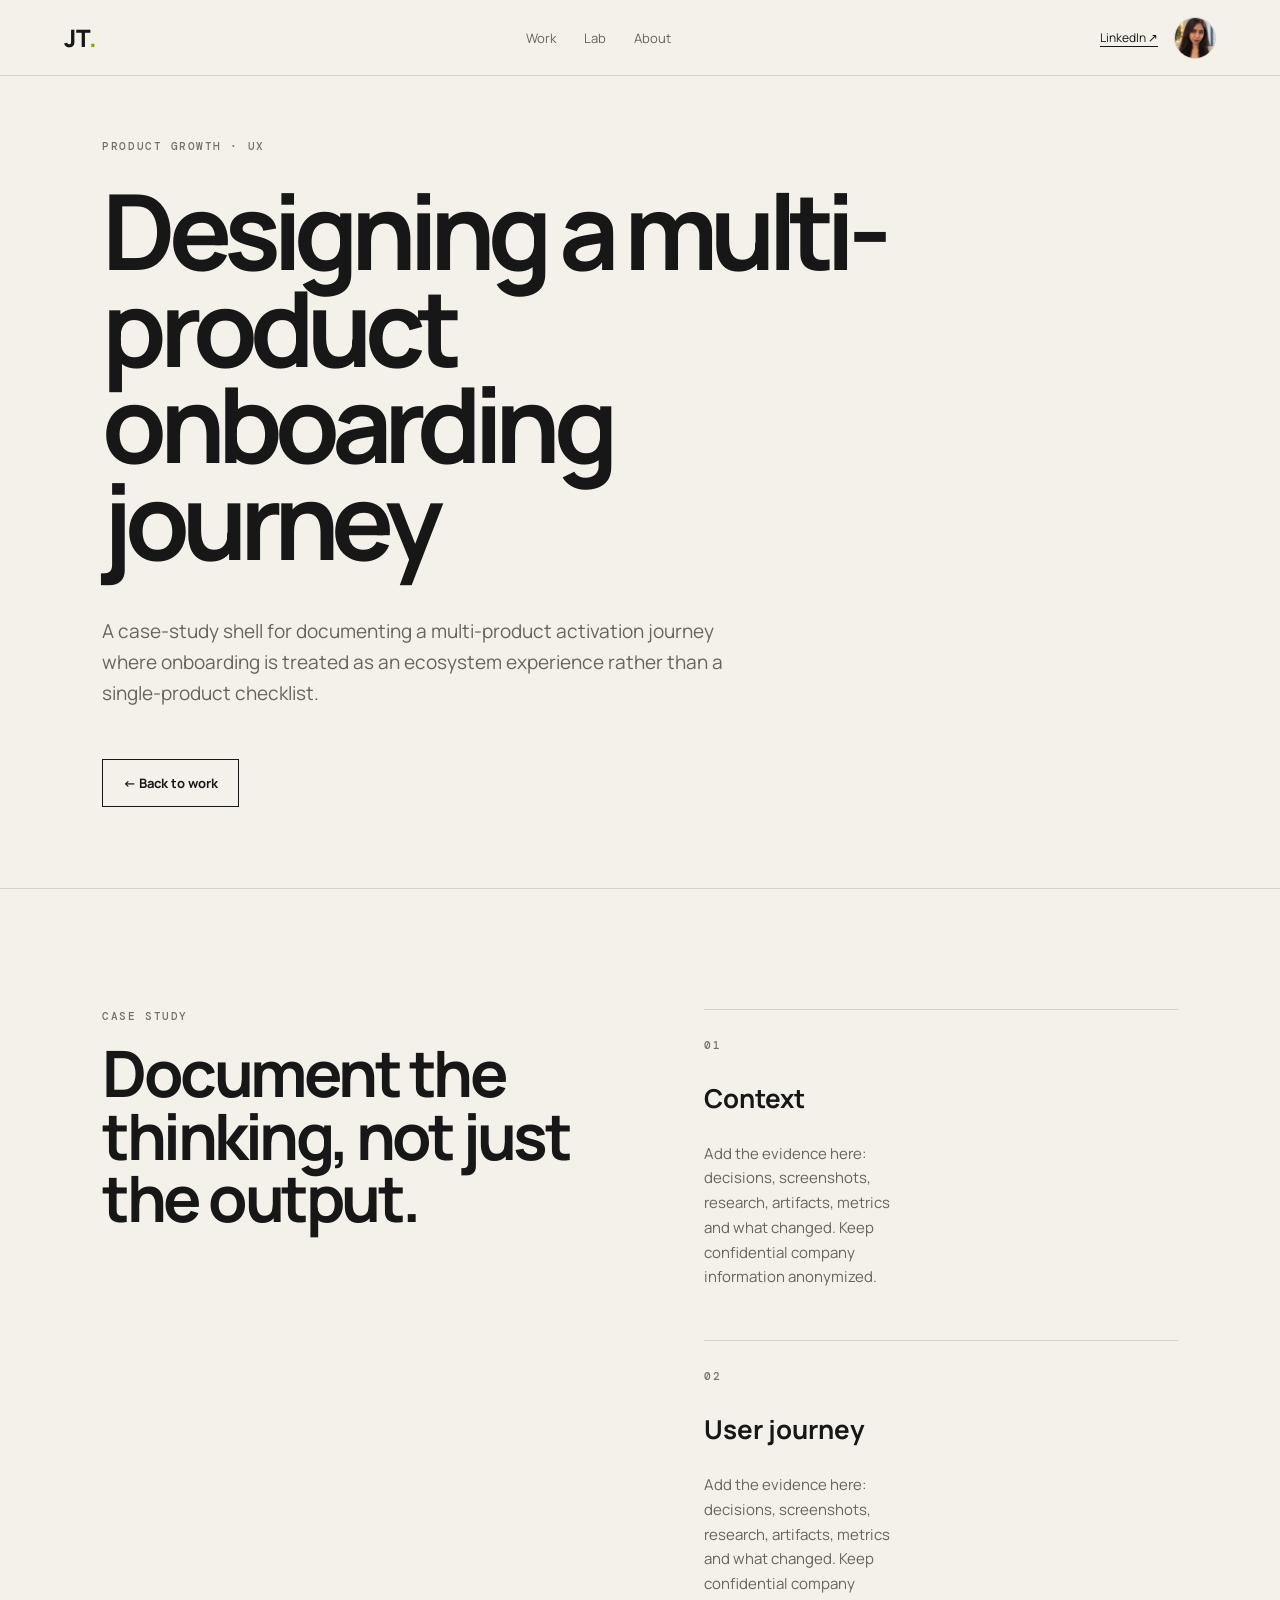
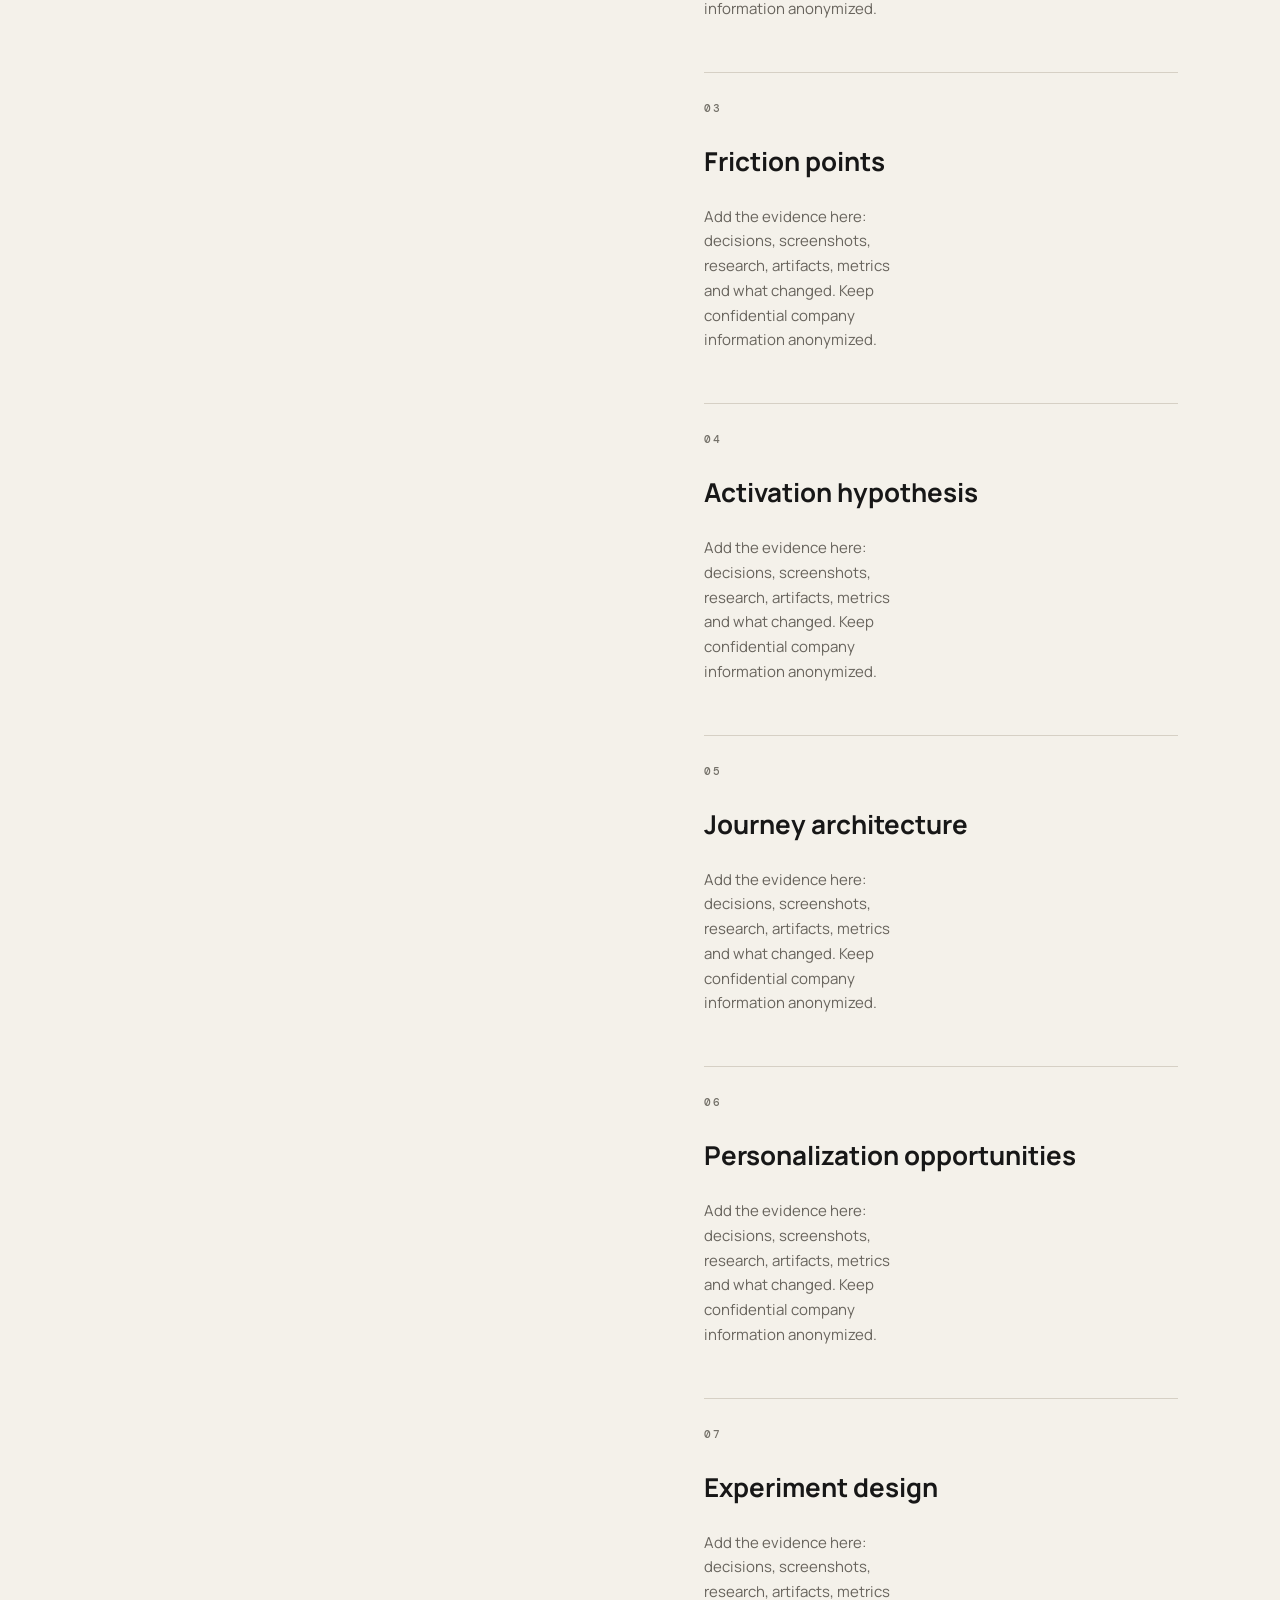
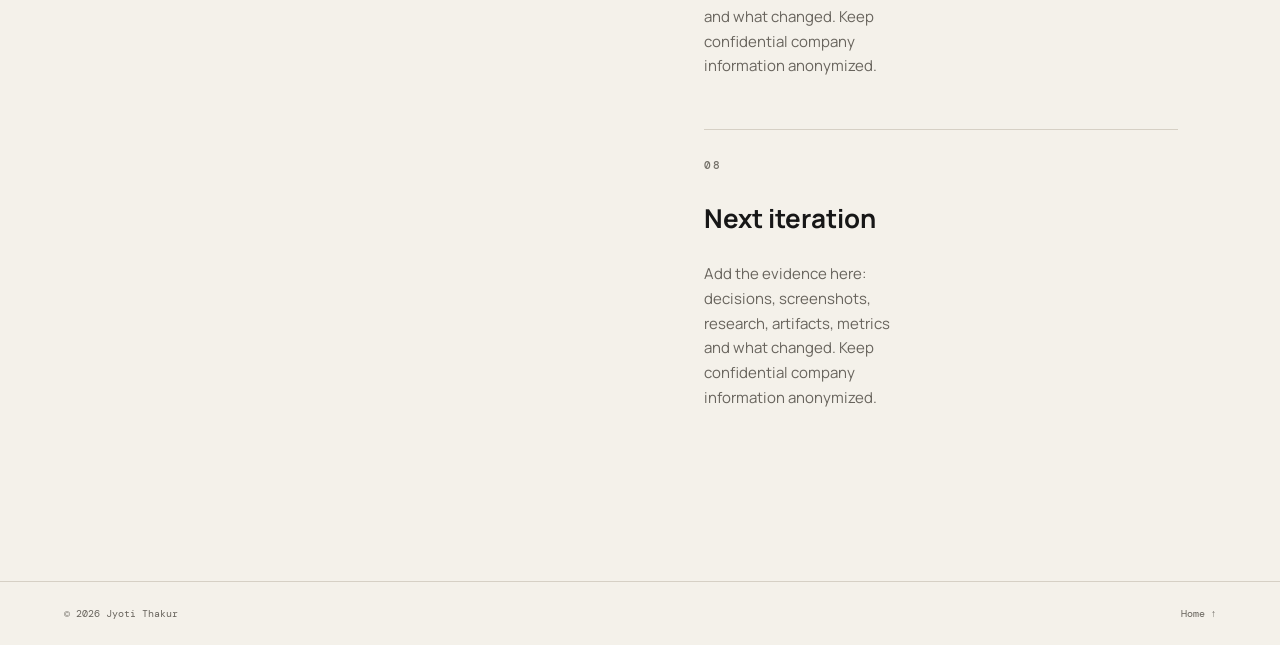
<file: projects/multi-product-onboarding.html>
<!DOCTYPE html><html lang="en"><head><meta charset="UTF-8"><meta name="viewport" content="width=device-width,initial-scale=1.0"><title>Designing a multi-product onboarding journey — Jyoti Thakur</title><link rel="icon" href="../assets/jyoti-profile.jpg"><link rel="stylesheet" href="../styles.css"></head><body><header class="nav"><a class="brand" href="../index.html">JT<span>.</span></a><nav><a href="../index.html#work">Work</a><a href="../index.html#lab">Lab</a><a href="../index.html#about">About</a></nav><div class="nav-right"><a class="nav-cta" href="https://www.linkedin.com/in/jyotithakur1/" target="_blank">LinkedIn ↗</a><a class="nav-avatar is-visible" href="../index.html" aria-label="Back to home"><img src="../assets/jyoti-profile.jpg" alt="Jyoti Thakur" width="88" height="88" loading="lazy" decoding="async"></a></div></header><main><section class="hero" style="min-height:520px"><div class="eyebrow">Product Growth · UX</div><h1>Designing a multi-product onboarding journey</h1><p class="hero-copy">A case-study shell for documenting a multi-product activation journey where onboarding is treated as an ecosystem experience rather than a single-product checklist.</p><div class="hero-actions"><a class="button secondary" href="../index.html#work">← Back to work</a></div></section><section class="section"><div class="about-grid"><div><div class="eyebrow">CASE STUDY</div><h2>Document the thinking, not just the output.</h2></div><div><div style="border-top:1px solid var(--line);padding:22px 0"><span class="eyebrow">01</span><h3 style="font-size:26px">Context</h3><p class="hero-copy" style="font-size:15px">Add the evidence here: decisions, screenshots, research, artifacts, metrics and what changed. Keep confidential company information anonymized.</p></div><div style="border-top:1px solid var(--line);padding:22px 0"><span class="eyebrow">02</span><h3 style="font-size:26px">User journey</h3><p class="hero-copy" style="font-size:15px">Add the evidence here: decisions, screenshots, research, artifacts, metrics and what changed. Keep confidential company information anonymized.</p></div><div style="border-top:1px solid var(--line);padding:22px 0"><span class="eyebrow">03</span><h3 style="font-size:26px">Friction points</h3><p class="hero-copy" style="font-size:15px">Add the evidence here: decisions, screenshots, research, artifacts, metrics and what changed. Keep confidential company information anonymized.</p></div><div style="border-top:1px solid var(--line);padding:22px 0"><span class="eyebrow">04</span><h3 style="font-size:26px">Activation hypothesis</h3><p class="hero-copy" style="font-size:15px">Add the evidence here: decisions, screenshots, research, artifacts, metrics and what changed. Keep confidential company information anonymized.</p></div><div style="border-top:1px solid var(--line);padding:22px 0"><span class="eyebrow">05</span><h3 style="font-size:26px">Journey architecture</h3><p class="hero-copy" style="font-size:15px">Add the evidence here: decisions, screenshots, research, artifacts, metrics and what changed. Keep confidential company information anonymized.</p></div><div style="border-top:1px solid var(--line);padding:22px 0"><span class="eyebrow">06</span><h3 style="font-size:26px">Personalization opportunities</h3><p class="hero-copy" style="font-size:15px">Add the evidence here: decisions, screenshots, research, artifacts, metrics and what changed. Keep confidential company information anonymized.</p></div><div style="border-top:1px solid var(--line);padding:22px 0"><span class="eyebrow">07</span><h3 style="font-size:26px">Experiment design</h3><p class="hero-copy" style="font-size:15px">Add the evidence here: decisions, screenshots, research, artifacts, metrics and what changed. Keep confidential company information anonymized.</p></div><div style="border-top:1px solid var(--line);padding:22px 0"><span class="eyebrow">08</span><h3 style="font-size:26px">Next iteration</h3><p class="hero-copy" style="font-size:15px">Add the evidence here: decisions, screenshots, research, artifacts, metrics and what changed. Keep confidential company information anonymized.</p></div></div></div></section></main><footer><span>© 2026 Jyoti Thakur</span><a href="../index.html">Home ↑</a></footer></body></html>
</file>
<file: styles.css>
@import url('https://fonts.googleapis.com/css2?family=DM+Mono:wght@400;500&family=Manrope:wght@400;500;600;700;800&display=swap');
:root{--bg:#f4f1ea;--ink:#171717;--muted:#68645d;--line:#d6d0c5;--accent:#d8ff3e;--card:#ebe7de;--frame-ink:#1e1813;--frame-muted:#6b5d4c;--frame-soft:#5a4f42;--frame-edge:#c6b9a4}
*{box-sizing:border-box}html{scroll-behavior:smooth}body{margin:0;background:var(--bg);color:var(--ink);font-family:Manrope,system-ui,sans-serif}a{color:inherit;text-decoration:none}.progress{height:3px;background:var(--accent);position:fixed;top:0;left:0;width:0;z-index:99}
.nav{height:76px;padding:0 5vw;display:flex;align-items:center;justify-content:space-between;border-bottom:1px solid var(--line);position:sticky;top:0;background:rgba(244,241,234,.9);backdrop-filter:blur(12px);z-index:50}.brand{font-weight:800;font-size:24px}.brand span{color:#8ea800}.nav nav{display:flex;gap:28px;font-size:13px;color:var(--muted)}.nav nav a:hover{color:var(--ink)}.nav-cta{font-size:12px;border-bottom:1px solid var(--ink)}.nav-right{display:flex;align-items:center;gap:16px}.nav-avatar{width:42px;height:42px;flex-shrink:0;border-radius:50%;overflow:hidden;display:block;border:1px solid var(--line);opacity:0;transform:scale(.55);pointer-events:none;transition:opacity .35s ease,transform .35s ease}.nav-avatar img{width:100%;height:100%;object-fit:cover;object-position:center 22%;display:block}body.scrolled .nav-avatar,.nav-avatar.is-visible{opacity:1;transform:scale(1);pointer-events:auto}
.hero{padding:7vh 8vw 9vh;display:flex;flex-direction:column;justify-content:flex-start;border-bottom:1px solid var(--line);position:relative}
.hero-frame{position:relative;isolation:isolate;overflow:hidden;border:1px solid var(--frame-edge);background:url(assets/hero-backdrop.jpg) center/cover no-repeat;padding:52px 56px 58px;margin-bottom:46px;min-height:542px}.hero-frame::before{content:"";position:absolute;inset:0;background:linear-gradient(100deg,rgba(244,241,234,.66) 0%,rgba(244,241,234,.56) 42%,rgba(244,241,234,.24) 70%,rgba(244,241,234,.06) 100%);z-index:0}.hero-frame>*{position:relative;z-index:1}.hero-portrait{display:contents}.hero-frame-copy{padding-right:340px}.hero .hero-copy,.hero .hero-note{padding-right:0}.hero-frame .eyebrow{color:var(--frame-soft)}.hero .hero-frame h1{margin:24px 0 0;padding-right:0;font-size:clamp(40px,5.3vw,82px);line-height:.96;color:var(--frame-ink)}.hero .hero-frame h1 em{color:var(--frame-muted)}
.profile-photo{position:absolute;top:52px;right:56px;width:288px;height:432px;object-fit:cover;object-position:center 18%;border:1px solid rgba(255,255,255,.55);box-shadow:0 18px 44px rgba(30,24,19,.28);display:block;z-index:2;animation:heroPhotoIn .8s ease .1s both}@keyframes heroPhotoIn{from{opacity:0;transform:translateY(16px)}to{opacity:1;transform:translateY(0)}}@media(prefers-reduced-motion:reduce){.profile-photo{animation:none}}.eyebrow{font:500 11px/1.4 "DM Mono",monospace;letter-spacing:.14em;color:#737068;text-transform:uppercase}.hero h1{font-size:clamp(52px,8.2vw,124px);line-height:.92;letter-spacing:-.075em;max-width:1100px;margin:28px 0;padding-right:290px}.hero h1 em{font-style:normal;color:#68645d}.hero-copy{max-width:650px;font-size:19px;line-height:1.65;color:var(--muted);padding-right:280px}.hero-actions{display:flex;gap:12px;margin-top:30px;flex-wrap:wrap}.button{padding:14px 20px;border:1px solid var(--ink);font-size:13px;font-weight:700}.primary{background:var(--ink);color:white}.secondary{background:transparent}.hero-note{display:flex;gap:35px;margin-top:70px;font:11px "DM Mono",monospace;color:var(--muted);flex-wrap:wrap;padding-right:280px}
.signal{display:grid;grid-template-columns:repeat(4,1fr);border-bottom:1px solid var(--line)}.signal div{padding:30px 5vw;border-right:1px solid var(--line);display:flex;flex-direction:column;gap:12px}.signal div:last-child{border-right:0}.signal strong{font:12px "DM Mono";color:#8a8500}.signal span{font-size:14px}
.section{padding:120px 8vw;border-bottom:1px solid var(--line)}.section-head{display:grid;grid-template-columns:1.2fr .8fr;gap:60px;align-items:end;margin-bottom:55px}.section h2{font-size:clamp(38px,5vw,72px);line-height:.98;letter-spacing:-.055em;margin:18px 0}.section-head p,.about p{color:var(--muted);line-height:1.7;font-size:15px}.filters{display:flex;gap:8px;margin-bottom:25px;flex-wrap:wrap}.filter{font:11px "DM Mono";padding:10px 13px;border:1px solid var(--line);background:transparent;cursor:pointer}.filter.active,.filter:hover{background:var(--ink);color:#fff;border-color:var(--ink)}
.work-grid{display:grid;grid-template-columns:repeat(2,1fr);gap:14px}.case-card{background:var(--card);padding:30px;min-height:360px;display:flex;flex-direction:column;transition:.25s transform,.25s background}.case-card:hover{transform:translateY(-4px);background:#e4dfd4}.case-card.featured{grid-column:span 2;min-height:420px}.case-top{display:flex;justify-content:space-between;font:10px "DM Mono";color:#777269}.case-card h3{font-size:clamp(28px,3.5vw,52px);line-height:1;letter-spacing:-.045em;max-width:760px;margin:50px 0 18px}.case-card p{color:var(--muted);line-height:1.65;max-width:680px}.tags{display:flex;gap:7px;flex-wrap:wrap;margin-top:auto;padding-top:25px}.tags span{font:10px "DM Mono";border:1px solid #c7c1b6;padding:7px 9px}.case-card>a{font-size:13px;font-weight:700;margin-top:25px}
.marquee{overflow:hidden;border-bottom:1px solid var(--line);white-space:nowrap;padding:18px 0;font:11px "DM Mono";letter-spacing:.12em}.marquee div{display:inline-block;animation:move 24s linear infinite}@keyframes move{to{transform:translateX(-50%)}}
.split{display:grid;grid-template-columns:1fr 1fr;gap:10vw}.lab-list{border-top:1px solid var(--line)}.lab-list a{display:grid;grid-template-columns:40px 1fr auto;gap:16px;padding:24px 0;border-bottom:1px solid var(--line);align-items:center}.lab-list span,.lab-list i{font:11px "DM Mono";color:#858078}.lab-list b{font-size:17px}.lab-list small{grid-column:2;color:var(--muted);font-size:12px;margin-top:-10px}.lab-list i{grid-column:3;grid-row:1/3}.lab-list a:hover b{transform:translateX(4px)}
.thinking h2{max-width:1100px}.thinking-grid{display:grid;grid-template-columns:repeat(3,1fr);gap:35px;margin-top:65px}.thinking-grid div{border-top:1px solid var(--ink);padding-top:18px}.thinking-grid span,.cap-grid span{font:11px "DM Mono";color:#8a8500}.thinking-grid h3{font-size:22px}.thinking-grid p,.cap-grid p{color:var(--muted);line-height:1.65;font-size:14px}
.cap-grid{display:grid;grid-template-columns:repeat(5,1fr);gap:1px;background:var(--line);margin-top:55px}.cap-grid>div{background:var(--bg);padding:24px;min-height:230px}.cap-grid h3{font-size:25px}
.about-grid{display:grid;grid-template-columns:1fr 1fr;gap:10vw}.about-grid h2{font-size:clamp(36px,5vw,68px)}.about-grid p{font-size:16px;margin-bottom:28px}
.credential-grid{display:grid;grid-template-columns:repeat(4,1fr);gap:1px;background:var(--line);margin-top:45px}.credential-grid div{background:var(--bg);padding:25px;min-height:130px}.credential-grid strong{display:block;font-size:15px;margin-bottom:10px}.credential-grid span{font:11px "DM Mono";color:var(--muted)}
.cta{padding:130px 8vw;text-align:center;background:var(--ink);color:white}.cta .eyebrow{color:#aaa}.cta h2{max-width:850px;margin:25px auto;font-size:clamp(45px,6vw,90px);line-height:.95;letter-spacing:-.06em}.cta .secondary{color:white;border-color:white}
footer{padding:25px 5vw;display:flex;justify-content:space-between;font:10px "DM Mono";color:var(--muted)}
@media(max-width:1000px){.hero-frame{padding:40px 38px 46px;min-height:386px}.profile-photo{width:200px;height:300px;top:40px;right:38px}.hero-frame-copy{padding-right:232px}.hero-copy,.hero-note{padding-right:0}}
@media(max-width:800px){.nav nav{display:none}.nav{padding:0 5vw}.nav-right{gap:10px}.nav-avatar{width:34px;height:34px}.hero{padding:28px 5vw 72px;min-height:auto}.hero-frame{padding:22px 20px 26px;margin-bottom:30px;min-height:calc(32vw + 54px)}.hero-frame::before{background:linear-gradient(100deg,rgba(244,241,234,.72) 0%,rgba(244,241,234,.60) 44%,rgba(244,241,234,.26) 72%,rgba(244,241,234,.08) 100%)}.hero-frame-copy{padding-right:0}.hero .hero-frame h1{padding-right:calc(32vw + 18px)}.hero-frame .eyebrow{font-size:9.5px;letter-spacing:.08em;padding-right:0}.profile-photo{position:absolute;top:0;bottom:0;right:20px;margin:auto 0;width:32vw;max-width:150px;height:32vw;max-height:150px;border-radius:50%;box-shadow:0 10px 26px rgba(30,24,19,.24)}.hero .hero-frame h1{font-size:clamp(25px,6.1vw,40px);line-height:1;margin-top:14px}.hero .hero-copy,.hero .hero-note{padding-right:0}.section{padding:80px 6vw}.section-head,.split,.about-grid{grid-template-columns:1fr;gap:30px}.signal{grid-template-columns:1fr 1fr}.signal div:nth-child(2){border-right:0}.work-grid{grid-template-columns:1fr}.case-card.featured{grid-column:auto}.thinking-grid,.credential-grid,.cap-grid{grid-template-columns:1fr}.cap-grid{background:none;gap:12px}.cap-grid>div{border:1px solid var(--line)}footer{flex-direction:column;gap:10px}.hero-note{margin-top:50px}}
@media(max-width:380px){.hero-frame .eyebrow{font-size:8px;letter-spacing:.03em}.hero .hero-frame h1{padding-right:calc(30vw + 14px)}.profile-photo{width:30vw;height:30vw;right:16px}}
</file>
